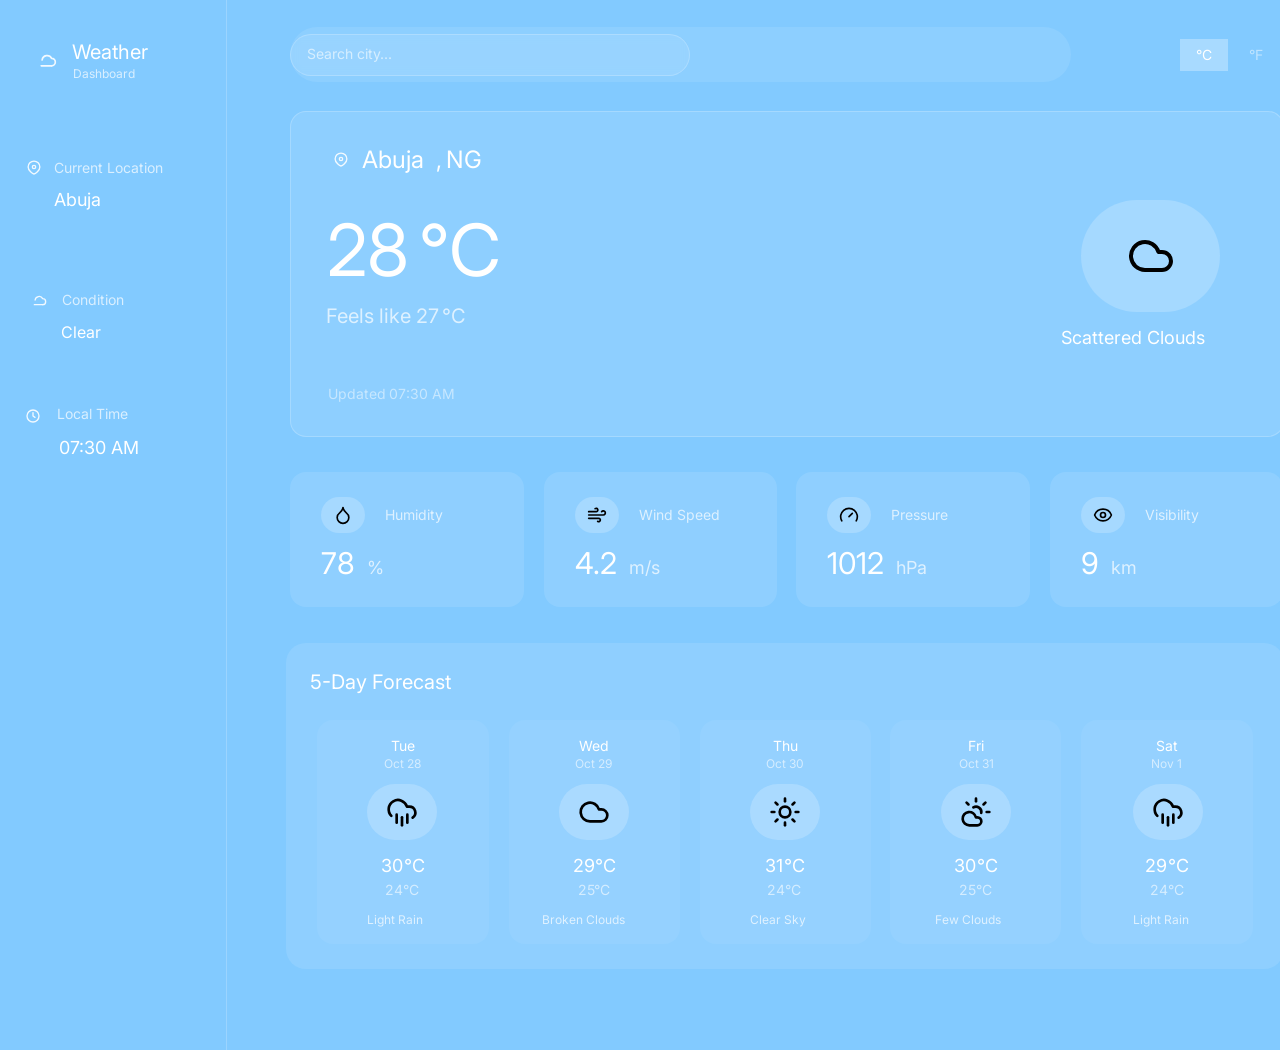
<file: index.html>
<!DOCTYPE html>
<html lang="en">
  <head>
    <meta charset="UTF-8" />
    <meta name="viewport" content="width=device-width, initial-scale=1.0" />
    <title>Weather Dashboard</title>
    <!-- Shared styles first -->
    <link rel="stylesheet" href="Style/shared.css" />
    <!-- Theme-specific styles -->
    <link rel="stylesheet" href="Style/day.css" />
    <link rel="stylesheet" href="Style/night.css" />
    <!-- Legacy base styles -->
    <link rel="stylesheet" href="style.css" />
  </head>
  <body>
    <!-- DAY THEME (Default)-->
     <div class="day-celsius" style="width: 1680px; height: 1050px; position: relative; background: #82CAFF; overflow: hidden">
  
  <!-- SEARCH BAR -->
  <div id="search-bar" class="search-bar" style="position: absolute; top: 34px; left: 290px; width: 400px; height: 42px; background: rgba(255, 255, 255, 0.10); border-radius: 21px; padding: 8px 16px; border: 1px rgba(255, 255, 255, 0.20) solid;">
    <input id="search-input" type="text" placeholder="Search city..." style="background: transparent; border: none; color: white; font-size: 14px; width: 100%; outline: none; font-family: Inter;" />
  </div>

  <div style="width: 994px; height: 326px; left: 290px; top: 111px; position: absolute; background: rgba(0, 0, 0, 0); border-radius: 21px">
    <div style="width: 994px; height: 326px; left: 0px; top: 0px; position: absolute">
      <div style="width: 994px; height: 326px; left: 0px; top: 0px; position: absolute; background: rgba(255, 255, 255, 0.10); border-radius: 16px; border: 1px rgba(255, 255, 255, 0.20) solid"></div>
    </div>
    <div style="width: 911.79px; height: 260px; left: 41.11px; top: 33px; position: absolute">
      <div style="width: 911.79px; height: 32px; left: 0px; top: 0px; position: absolute">
        <div style="width: 149.47px; height: 32px; left: 34.88px; top: 0px; position: absolute">
          <div id="city" style="width: 78.10px; left: -3.55px; top: 0px; position: absolute; color: white; font-size: 24px; font-family: Inter; font-weight: 400; line-height: 32px; word-wrap: break-word">Abuja</div>
          <div id="country" style="width: 43.20px; left: 80.40px; top: 0px; position: absolute; color: white; font-size: 24px; font-family: Inter; font-weight: 400; line-height: 32px; word-wrap: break-word">NG</div>
          <div style="width: 15.60px; left: 69.70px; top: 0px; position: absolute; color: white; font-size: 24px; font-family: Inter; font-weight: 400; line-height: 32px; word-wrap: break-word">,</div>
        </div>
        <div style="width: 20px; height: 20px; left: -0.11px; top: 6px; position: absolute; overflow: hidden; display: flex; align-items: center; justify-content: center;">
          <img src="assets/icons/sidebar/pin.svg" alt="Location" style="width: 16px; height: 16px; opacity: 0.9;" />
        </div>
      </div>
      <div style="width: 911.79px; height: 152px; left: 0px; top: 56px; position: absolute">
        <div style="width: 184.35px; height: 152px; left: 727.44px; top: 0px; position: absolute">
          <div style="width: 139.51px; height: 112px; left: 22.42px; top: 0px; position: absolute">
            <div style="width: 139.51px; height: 112px; left: 0px; top: 0px; position: absolute; background: rgba(255, 255, 255, 0.20); border-radius: 9999px"></div>
            <div class="condition-icon" style="width: 64px; height: 64px; left: 38px; top: 24px; position: absolute; display: flex; align-items: center; justify-content: center;">
              <img id="weather-icon" src="assets/icons/cloud.svg" alt="Weather icon" />
            </div>
          </div>
          <div style="width: 184.35px; height: 28px; left: 0px; top: 124px; position: absolute">
            <div style="width: 184.35px; height: 28px; left: 0px; top: 0px; position: absolute"></div>
            <div id="condition" style="width: 162.80px; left: -7.40px; top: 0px; position: absolute; color: white; font-size: 18px; font-family: Inter; font-weight: 400; text-transform: capitalize; line-height: 28px; word-wrap: break-word">Scattered clouds</div>
          </div>
        </div>
      </div>
      <div style="width: 911.79px; height: 20px; left: 0px; top: 240px; position: absolute">
        <div id="updated-time" style="width: 69.30px; left: 57.85px; top: 0px; position: absolute; color: rgba(255, 255, 255, 0.50); font-size: 14px; font-family: Inter; font-weight: 400; line-height: 20px; word-wrap: break-word">07:30 AM</div>
        <div style="width: 62.70px; left: -2.85px; top: 0px; position: absolute; color: rgba(255, 255, 255, 0.50); font-size: 14px; font-family: Inter; font-weight: 400; line-height: 20px; word-wrap: break-word">Updated</div>
      </div>
    </div>
  </div>
  <div style="width: 992px; height: 135px; left: 290px; top: 472px; position: absolute">
    <div class="stat-card" style="width: 233.70px; height: 135px; left: 0px; top: 0px; position: absolute; background: rgba(255, 255, 255, 0.10); border-radius: 16px">
      <div class="stat-card__content">
        <div class="stat-card__label">
          <span class="stat-card__icon">
            <img src="assets/icons/droplet.svg" alt="Humidity icon" />
          </span>
          <span class="stat-card__label-text">Humidity</span>
        </div>
        <div class="stat-card__value">
          <span id="humidity" class="stat-card__number">78</span>
          <span class="stat-card__unit">%</span>
        </div>
      </div>
    </div>
    <div class="stat-card" style="width: 233.70px; height: 135px; left: 505.94px; top: 0px; position: absolute; background: rgba(255, 255, 255, 0.10); border-radius: 16px">
      <div class="stat-card__content">
        <div class="stat-card__label">
          <span class="stat-card__icon">
            <img src="assets/icons/gauge.svg" alt="Pressure icon" />
          </span>
          <span class="stat-card__label-text">Pressure</span>
        </div>
        <div class="stat-card__value">
          <span id="pressure" class="stat-card__number">1012</span>
          <span class="stat-card__unit">hPa</span>
        </div>
      </div>
    </div>
    <div class="stat-card" style="width: 233.70px; height: 135px; left: 253.59px; top: 0px; position: absolute; background: rgba(255, 255, 255, 0.10); border-radius: 16px">
      <div class="stat-card__content">
        <div class="stat-card__label">
          <span class="stat-card__icon">
            <img src="assets/icons/wind.svg" alt="Wind speed icon" />
          </span>
          <span class="stat-card__label-text">Wind Speed</span>
        </div>
        <div class="stat-card__value">
          <span id="wind" class="stat-card__number">4.2</span>
          <span class="stat-card__unit">m/s</span>
        </div>
      </div>
    </div>
    <div class="stat-card" style="width: 233.70px; height: 135px; left: 759.54px; top: 0px; position: absolute; background: rgba(255, 255, 255, 0.10); border-radius: 16px">
      <div class="stat-card__content">
        <div class="stat-card__label">
          <span class="stat-card__icon">
            <img src="assets/icons/eye.svg" alt="Visibility icon" />
          </span>
          <span class="stat-card__label-text">Visibility</span>
        </div>
        <div class="stat-card__value">
          <span id="visibility" class="stat-card__number">9</span>
          <span class="stat-card__unit">km</span>
        </div>
      </div>
    </div>
  </div>
  <!-- FORECAST SECTION -->
  <section id="forecast" style="width: 998px; height: 326px; left: 286px; top: 643px; position: absolute; background: rgba(255, 255, 255, 0.10); border-radius: 20px">
    <div style="width: 998px; height: 326px; left: 0px; top: 0px; position: absolute; border-radius: 20px"></div>
    <div style="width: 935.47px; height: 28px; left: 31.27px; top: 25px; position: absolute">
      <div style="width: 163.90px; left: -7.45px; top: 0px; position: absolute; color: white; font-size: 20px; font-family: Inter; font-weight: 400; line-height: 28px; word-wrap: break-word">5-Day Forecast</div>
    </div>
    <div style="width: 935.47px; height: 224px; left: 31.27px; top: 77px; position: absolute">
      <div style="width: 171.34px; height: 224px; left: 0px; top: 0px; position: absolute; background: rgba(0, 0, 0, 0); border-radius: 20px">
        <div style="width: 171.34px; height: 224px; left: 0px; top: 0px; position: absolute; background: rgba(255, 255, 255, 0.05); border-radius: 16px"></div>
        <div style="width: 70.04px; height: 56px; left: 50.03px; top: 64px; position: absolute">
          <div style="width: 70.04px; height: 56px; left: 0px; top: 0px; position: absolute; background: rgba(255, 255, 255, 0.20); border-radius: 9999px"></div>
          <div style="width: 32px; height: 32px; left: 19px; top: 12px; position: absolute; overflow: hidden; display: flex; align-items: center; justify-content: center;">
            <img src="assets/icons/cloud-rain.svg" alt="Light rain icon" class="forecast-icon" />
          </div>
        </div>
        <div style="width: 56.28px; height: 48px; left: 57.53px; top: 132px; position: absolute">
          <div style="width: 45px; height: 20px; left: 5px; top: 28px; position: absolute">
            <div style="width: 20.40px; left: 4.30px; top: 0px; position: absolute; text-align: center; color: rgba(255, 255, 255, 0.60); font-size: 14px; font-family: Inter; font-weight: 400; line-height: 20px; word-wrap: break-word">24</div>
            <div style="width: 19.20px; left: 21.40px; top: 0px; position: absolute; text-align: center; color: rgba(255, 255, 255, 0.60); font-size: 14px; font-family: Inter; font-weight: 400; line-height: 20px; word-wrap: break-word">°C</div>
          </div>
          <div style="width: 45px; height: 28px; left: 5px; top: 0px; position: absolute">
            <div style="width: 28.80px; left: -2.40px; top: 0px; position: absolute; text-align: center; color: white; font-size: 18px; font-family: Inter; font-weight: 400; line-height: 28px; word-wrap: break-word">30</div>
            <div style="width: 25.20px; left: 21.90px; top: 0px; position: absolute; text-align: center; color: white; font-size: 18px; font-family: Inter; font-weight: 400; line-height: 28px; word-wrap: break-word">°C</div>
          </div>
        </div>
        <div style="width: 47.52px; height: 36px; left: 61.28px; top: 16px; position: absolute">
          <div style="width: 38px; height: 20px; left: 5px; top: 0px; position: absolute">
            <div style="width: 30px; left: 4.50px; top: 0px; position: absolute; text-align: center; color: white; font-size: 14px; font-family: Inter; font-weight: 400; line-height: 20px; word-wrap: break-word">Tue</div>
          </div>
          <div style="width: 38px; height: 16px; left: 5px; top: 20px; position: absolute">
            <div style="width: 45.60px; left: -3.80px; top: 0px; position: absolute; text-align: center; color: rgba(255, 255, 255, 0.60); font-size: 12px; font-family: Inter; font-weight: 400; line-height: 16px; word-wrap: break-word">Oct 28</div>
          </div>
        </div>
        <div style="width: 70.04px; height: 16px; left: 50.03px; top: 192px; position: absolute">
          <div style="width: 61.60px; left: -2.80px; top: 0px; position: absolute; text-align: center; color: rgba(255, 255, 255, 0.70); font-size: 12px; font-family: Inter; font-weight: 400; text-transform: capitalize; line-height: 16px; word-wrap: break-word">Light rain</div>
        </div>
      </div>
      <div style="width: 171.34px; height: 224px; left: 191.35px; top: 0px; position: absolute; background: rgba(0, 0, 0, 0); border-radius: 20px">
        <div style="width: 171.34px; height: 224px; left: 0px; top: 0px; position: absolute; background: rgba(255, 255, 255, 0.05); border-radius: 16px"></div>
        <div style="width: 70.04px; height: 56px; left: 50.03px; top: 64px; position: absolute">
          <div style="width: 70.04px; height: 56px; left: 0px; top: 0px; position: absolute; background: rgba(255, 255, 255, 0.20); border-radius: 9999px"></div>
          <div style="width: 32px; height: 32px; left: 19px; top: 12px; position: absolute; overflow: hidden; display: flex; align-items: center; justify-content: center;">
            <img src="assets/icons/cloud.svg" alt="Broken clouds icon" class="forecast-icon" />
          </div>
        </div>
        <div style="width: 55.03px; height: 48px; left: 57.53px; top: 132px; position: absolute">
          <div style="width: 55.03px; height: 48px; left: 0px; top: 0px; position: absolute"></div>
          <div style="width: 44px; height: 20px; left: 6px; top: 28px; position: absolute">
            <div style="width: 44px; height: 20px; left: 0px; top: 0px; position: absolute"></div>
            <div style="width: 20.40px; left: 4.30px; top: 0px; position: absolute; text-align: center; color: rgba(255, 255, 255, 0.60); font-size: 14px; font-family: Inter; font-weight: 400; line-height: 20px; word-wrap: break-word">25</div>
            <div style="width: 19.20px; left: 20.40px; top: 0px; position: absolute; text-align: center; color: rgba(255, 255, 255, 0.60); font-size: 14px; font-family: Inter; font-weight: 400; line-height: 20px; word-wrap: break-word">°C</div>
          </div>
          <div style="width: 44px; height: 28px; left: 6px; top: 0px; position: absolute">
            <div style="width: 44px; height: 28px; left: 0px; top: 0px; position: absolute"></div>
            <div style="width: 27.60px; left: -2.30px; top: 0px; position: absolute; text-align: center; color: white; font-size: 18px; font-family: Inter; font-weight: 400; line-height: 28px; word-wrap: break-word">29</div>
            <div style="width: 25.20px; left: 20.90px; top: 0px; position: absolute; text-align: center; color: white; font-size: 18px; font-family: Inter; font-weight: 400; line-height: 28px; word-wrap: break-word">°C</div>
          </div>
        </div>
        <div style="width: 47.52px; height: 36px; left: 61.28px; top: 16px; position: absolute">
          <div style="width: 47.52px; height: 36px; left: 0px; top: 0px; position: absolute"></div>
          <div style="width: 38px; height: 20px; left: 5px; top: 0px; position: absolute">
            <div style="width: 38px; height: 20px; left: 0px; top: 0px; position: absolute"></div>
            <div style="width: 37.20px; left: 0.90px; top: 0px; position: absolute; text-align: center; color: white; font-size: 14px; font-family: Inter; font-weight: 400; line-height: 20px; word-wrap: break-word">Wed</div>
          </div>
          <div style="width: 38px; height: 16px; left: 5px; top: 20px; position: absolute">
            <div style="width: 38px; height: 16px; left: 0px; top: 0px; position: absolute"></div>
            <div style="width: 45.60px; left: -3.80px; top: 0px; position: absolute; text-align: center; color: rgba(255, 255, 255, 0.60); font-size: 12px; font-family: Inter; font-weight: 400; line-height: 16px; word-wrap: break-word">Oct 29</div>
          </div>
        </div>
        <div style="width: 103.80px; height: 16px; left: 33.77px; top: 192px; position: absolute">
          <div style="width: 91.30px; left: -4.15px; top: 0px; position: absolute; text-align: center; color: rgba(255, 255, 255, 0.70); font-size: 12px; font-family: Inter; font-weight: 400; text-transform: capitalize; line-height: 16px; word-wrap: break-word">Broken clouds</div>
        </div>
      </div>
      <div style="width: 171.34px; height: 224px; left: 382.69px; top: 0px; position: absolute; background: rgba(0, 0, 0, 0); border-radius: 20px">
        <div style="width: 171.34px; height: 224px; left: 0px; top: 0px; position: absolute; background: rgba(255, 255, 255, 0.05); border-radius: 16px"></div>
        <div style="width: 70.04px; height: 56px; left: 50.03px; top: 64px; position: absolute">
          <div style="width: 70.04px; height: 56px; left: 0px; top: 0px; position: absolute; background: rgba(255, 255, 255, 0.20); border-radius: 9999px"></div>
          <div style="width: 32px; height: 32px; left: 19px; top: 12px; position: absolute; overflow: hidden; display: flex; align-items: center; justify-content: center;">
            <img src="assets/icons/sun.svg" alt="Clear sky icon" class="forecast-icon" />
          </div>
        </div>
        <div style="width: 51.28px; height: 48px; left: 60.03px; top: 132px; position: absolute">
          <div style="width: 51.28px; height: 48px; left: 0px; top: 0px; position: absolute"></div>
          <div style="width: 41px; height: 20px; left: 5px; top: 28px; position: absolute">
            <div style="width: 41px; height: 20px; left: 0px; top: 0px; position: absolute"></div>
            <div style="width: 20.40px; left: 1.30px; top: 0px; position: absolute; text-align: center; color: rgba(255, 255, 255, 0.60); font-size: 14px; font-family: Inter; font-weight: 400; line-height: 20px; word-wrap: break-word">24</div>
            <div style="width: 19.20px; left: 18.40px; top: 0px; position: absolute; text-align: center; color: rgba(255, 255, 255, 0.60); font-size: 14px; font-family: Inter; font-weight: 400; line-height: 20px; word-wrap: break-word">°C</div>
          </div>
          <div style="width: 41px; height: 28px; left: 5px; top: 0px; position: absolute">
            <div style="width: 41px; height: 28px; left: 0px; top: 0px; position: absolute"></div>
            <div style="width: 22.80px; left: -1.90px; top: 0px; position: absolute; text-align: center; color: white; font-size: 18px; font-family: Inter; font-weight: 400; line-height: 28px; word-wrap: break-word">31</div>
            <div style="width: 25.20px; left: 16.90px; top: 0px; position: absolute; text-align: center; color: white; font-size: 18px; font-family: Inter; font-weight: 400; line-height: 28px; word-wrap: break-word">°C</div>
          </div>
        </div>
        <div style="width: 67.53px; height: 16px; left: 51.28px; top: 192px; position: absolute">
          <div style="width: 67.53px; height: 16px; left: 0px; top: 0px; position: absolute"></div>
          <div style="width: 59.40px; left: -2.70px; top: 0px; position: absolute; text-align: center; color: rgba(255, 255, 255, 0.70); font-size: 12px; font-family: Inter; font-weight: 400; text-transform: capitalize; line-height: 16px; word-wrap: break-word">Clear sky</div>
        </div>
        <div style="width: 47.52px; height: 36px; left: 61.28px; top: 16px; position: absolute">
          <div style="width: 47.52px; height: 36px; left: 0px; top: 0px; position: absolute"></div>
          <div style="width: 38px; height: 20px; left: 5px; top: 0px; position: absolute">
            <div style="width: 38px; height: 20px; left: 0px; top: 0px; position: absolute"></div>
            <div style="width: 31.20px; left: 3.40px; top: 0px; position: absolute; text-align: center; color: white; font-size: 14px; font-family: Inter; font-weight: 400; line-height: 20px; word-wrap: break-word">Thu</div>
          </div>
          <div style="width: 38px; height: 16px; left: 5px; top: 20px; position: absolute">
            <div style="width: 38px; height: 16px; left: 0px; top: 0px; position: absolute"></div>
            <div style="width: 45.60px; left: -3.80px; top: 0px; position: absolute; text-align: center; color: rgba(255, 255, 255, 0.60); font-size: 12px; font-family: Inter; font-weight: 400; line-height: 16px; word-wrap: break-word">Oct 30</div>
          </div>
        </div>
      </div>
      <div style="width: 171.34px; height: 224px; left: 572.79px; top: 0px; position: absolute; background: rgba(0, 0, 0, 0); border-radius: 20px">
        <div style="width: 171.34px; height: 224px; left: 0px; top: 0px; position: absolute; background: rgba(255, 255, 255, 0.05); border-radius: 16px"></div>
        <div style="width: 70.04px; height: 56px; left: 51.28px; top: 64px; position: absolute">
          <div style="width: 70.04px; height: 56px; left: 0px; top: 0px; position: absolute; background: rgba(255, 255, 255, 0.20); border-radius: 9999px"></div>
          <div style="width: 32px; height: 32px; left: 19px; top: 12px; position: absolute; overflow: hidden; display: flex; align-items: center; justify-content: center;">
            <img src="assets/icons/cloud-sun.svg" alt="Few clouds icon" class="forecast-icon" />
          </div>
        </div>
        <div style="width: 56.28px; height: 48px; left: 57.53px; top: 132px; position: absolute">
          <div style="width: 45px; height: 20px; left: 5px; top: 28px; position: absolute">
            <div style="width: 19.20px; left: 21.40px; top: 0px; position: absolute; text-align: center; color: rgba(255, 255, 255, 0.60); font-size: 14px; font-family: Inter; font-weight: 400; line-height: 20px; word-wrap: break-word">°C</div>
            <div style="width: 20.40px; left: 4.30px; top: 0px; position: absolute; text-align: center; color: rgba(255, 255, 255, 0.60); font-size: 14px; font-family: Inter; font-weight: 400; line-height: 20px; word-wrap: break-word">25</div>
          </div>
          <div style="width: 45px; height: 28px; left: 5px; top: 0px; position: absolute">
            <div style="width: 45px; height: 28px; left: 0px; top: 0px; position: absolute"></div>
            <div style="width: 25.20px; left: 21.90px; top: 0px; position: absolute; text-align: center; color: white; font-size: 18px; font-family: Inter; font-weight: 400; line-height: 28px; word-wrap: break-word">°C</div>
            <div style="width: 28.80px; left: -2.40px; top: 0px; position: absolute; text-align: center; color: white; font-size: 18px; font-family: Inter; font-weight: 400; line-height: 28px; word-wrap: break-word">30</div>
          </div>
        </div>
        <div style="width: 45.02px; height: 36px; left: 63.78px; top: 16px; position: absolute">
          <div style="width: 45.02px; height: 36px; left: 0px; top: 0px; position: absolute"></div>
          <div style="width: 36px; height: 20px; left: 5px; top: 0px; position: absolute">
            <div style="width: 36px; height: 20px; left: 0px; top: 0px; position: absolute"></div>
            <div style="width: 20.40px; left: 7.30px; top: 0px; position: absolute; text-align: center; color: white; font-size: 14px; font-family: Inter; font-weight: 400; line-height: 20px; word-wrap: break-word">Fri</div>
          </div>
          <div style="width: 36px; height: 16px; left: 5px; top: 20px; position: absolute">
            <div style="width: 36px; height: 16px; left: 0px; top: 0px; position: absolute"></div>
            <div style="width: 43.20px; left: -3.60px; top: 0px; position: absolute; text-align: center; color: rgba(255, 255, 255, 0.60); font-size: 12px; font-family: Inter; font-weight: 400; line-height: 16px; word-wrap: break-word">Oct 31</div>
          </div>
        </div>
        <div style="width: 82.54px; height: 16px; left: 45.02px; top: 192px; position: absolute">
          <div style="width: 82.54px; height: 16px; left: 0px; top: 0px; position: absolute"></div>
          <div style="width: 72.60px; left: -3.30px; top: 0px; position: absolute; text-align: center; color: rgba(255, 255, 255, 0.70); font-size: 12px; font-family: Inter; font-weight: 400; text-transform: capitalize; line-height: 16px; word-wrap: break-word">Few clouds</div>
        </div>
      </div>
      <div style="width: 171.34px; height: 224px; left: 764.13px; top: 0px; position: absolute; background: rgba(0, 0, 0, 0); border-radius: 20px">
        <div style="width: 171.34px; height: 224px; left: 0px; top: 0px; position: absolute; background: rgba(255, 255, 255, 0.05); border-radius: 16px"></div>
        <div style="width: 70.04px; height: 56px; left: 51.28px; top: 64px; position: absolute">
          <div style="width: 70.04px; height: 56px; left: 0px; top: 0px; position: absolute; background: rgba(255, 255, 255, 0.20); border-radius: 9999px"></div>
          <div style="width: 32px; height: 32px; left: 19px; top: 12px; position: absolute; overflow: hidden; display: flex; align-items: center; justify-content: center;">
            <img src="assets/icons/cloud-rain.svg" alt="Light rain icon" class="forecast-icon" />
          </div>
        </div>
        <div style="width: 55.03px; height: 48px; left: 57.53px; top: 132px; position: absolute">
          <div style="width: 55.03px; height: 48px; left: 0px; top: 0px; position: absolute"></div>
          <div style="width: 44px; height: 20px; left: 6px; top: 28px; position: absolute">
            <div style="width: 44px; height: 20px; left: 0px; top: 0px; position: absolute"></div>
            <div style="width: 20.40px; left: 4.30px; top: 0px; position: absolute; text-align: center; color: rgba(255, 255, 255, 0.60); font-size: 14px; font-family: Inter; font-weight: 400; line-height: 20px; word-wrap: break-word">24</div>
            <div style="width: 19.20px; left: 21.40px; top: 0px; position: absolute; text-align: center; color: rgba(255, 255, 255, 0.60); font-size: 14px; font-family: Inter; font-weight: 400; line-height: 20px; word-wrap: break-word">°C</div>
          </div>
          <div style="width: 44px; height: 28px; left: 6px; top: 0px; position: absolute">
            <div style="width: 44px; height: 28px; left: 0px; top: 0px; position: absolute"></div>
            <div style="width: 27.60px; left: -2.30px; top: 0px; position: absolute; text-align: center; color: white; font-size: 18px; font-family: Inter; font-weight: 400; line-height: 28px; word-wrap: break-word">29</div>
            <div style="width: 25.20px; left: 20.90px; top: 0px; position: absolute; text-align: center; color: white; font-size: 18px; font-family: Inter; font-weight: 400; line-height: 28px; word-wrap: break-word">°C</div>
          </div>
        </div>
        <div style="width: 38.77px; height: 36px; left: 66.28px; top: 16px; position: absolute">
          <div style="width: 38.77px; height: 36px; left: 0px; top: 0px; position: absolute"></div>
          <div style="width: 31px; height: 20px; left: 3px; top: 0px; position: absolute">
            <div style="width: 26.40px; left: 2.80px; top: 0px; position: absolute; text-align: center; color: white; font-size: 14px; font-family: Inter; font-weight: 400; line-height: 20px; word-wrap: break-word">Sat</div>
          </div>
          <div style="width: 31px; height: 16px; left: 3px; top: 20px; position: absolute">
            <div style="width: 37.20px; left: -3.10px; top: 0px; position: absolute; text-align: center; color: rgba(255, 255, 255, 0.60); font-size: 12px; font-family: Inter; font-weight: 400; line-height: 16px; word-wrap: break-word">Nov 1</div>
          </div>
        </div>
        <div style="width: 70.04px; height: 16px; left: 51.28px; top: 192px; position: absolute">
          <div style="width: 70.04px; height: 16px; left: 0px; top: 0px; position: absolute"></div>
          <div style="width: 61.60px; left: -2.80px; top: 0px; position: absolute; text-align: center; color: rgba(255, 255, 255, 0.70); font-size: 12px; font-family: Inter; font-weight: 400; text-transform: capitalize; line-height: 16px; word-wrap: break-word">Light rain</div>
        </div>
      </div>
    </div>
  </section>
  <div style="width: 220.47px; height: 108px; left: 331.11px; top: 222px; position: absolute">
    <div style="width: 220.47px; height: 28px; left: 0px; top: 80px; position: absolute">
      <div id="feels-like" style="width: 25.20px; left: 84.89px; top: 0px; position: absolute; color: rgba(255, 255, 255, 0.70); font-size: 20px; font-family: Inter; font-weight: 400; line-height: 28px; word-wrap: break-word">27</div>
      <div style="width: 102.30px; left: -4.65px; top: 0px; position: absolute; color: rgba(255, 255, 255, 0.70); font-size: 20px; font-family: Inter; font-weight: 400; line-height: 28px; word-wrap: break-word">Feels like</div>
      <div style="width: 28.80px; left: 110.60px; top: 0px; position: absolute; color: rgba(255, 255, 255, 0.70); font-size: 20px; font-family: Inter; font-weight: 400; line-height: 28px; word-wrap: break-word">°C</div>
    </div>
    <div style="width: 220.47px; height: 72px; left: 0px; top: 0px; position: absolute">
      <div style="width: 93.50px; left: 87.75px; top: -8px; position: absolute; color: white; font-size: 72px; font-family: Inter; font-weight: 400; line-height: 72px; word-wrap: break-word">°C</div>
      <div id="temperature" style="width: 101.20px; left: -4.60px; top: -8px; position: absolute; color: white; font-size: 72px; font-family: Inter; font-weight: 400; line-height: 72px; word-wrap: break-word">28</div>
    </div>
  </div>
  <div style="width: 109px; height: 42px; left: 1175px; top: 34px; position: absolute; background: rgba(0, 0, 0, 0); border-radius: 17px">
    <div id="celsius-btn" style="width: 48px; height: 32px; left: 5px; top: 5px; position: absolute; cursor: pointer;">
      <div style="width: 19.20px; left: 14.40px; top: 6px; position: absolute; text-align: center; color: white; font-size: 14px; font-family: Inter; font-weight: 400; line-height: 20px; word-wrap: break-word">°C</div>
    </div>
    <div id="fahrenheit-btn" style="width: 47px; height: 32px; left: 57px; top: 5px; position: absolute; cursor: pointer;">
      <div style="width: 18px; left: 14.50px; top: 6px; position: absolute; text-align: center; color: rgba(255, 255, 255, 0.70); font-size: 14px; font-family: Inter; font-weight: 400; line-height: 20px; word-wrap: break-word">°F</div>
    </div>
  </div>
  <div style="width: 55.31px; height: 781.27px; left: 1071.27px; top: 27px; position: absolute; transform: rotate(90deg); transform-origin: top left; background: rgba(255, 255, 255, 0.09); border-radius: 36px"></div>
  <div style="width: 226px; height: 982px; left: 0px; top: 0px; position: absolute">
    <div style="width: 0.99px; height: 1534px; left: 226px; top: 0px; position: absolute; background: rgba(255, 255, 255, 0.20)"></div>
    <div style="width: 226px; height: 923px; left: 0px; top: 0px; position: absolute">
      <div style="width: 226px; height: 923px; left: 0px; top: 0px; position: absolute"></div>
      <div style="width: 182.74px; height: 44px; left: 29.74px; top: 38px; position: absolute">
        <div style="width: 182.74px; height: 44px; left: 0px; top: 0px; position: absolute">
          <div style="width: 35.31px; height: 40px; left: 0px; top: 2px; position: absolute; display: flex; align-items: center; justify-content: center;">
            <img src="assets/icons/sidebar/cloud.svg" alt="Weather" style="width: 20px; height: 20px; opacity: 0.9;" />
          </div>
          <div style="width: 73.27px; height: 44px; left: 45.91px; top: 0px; position: absolute">
            <div style="width: 73.27px; height: 16px; left: 0px; top: 28px; position: absolute">
              <div style="width: 68.20px; left: -3.10px; top: 0px; position: absolute; color: rgba(255, 255, 255, 0.70); font-size: 12px; font-family: Inter; font-weight: 400; line-height: 16px; word-wrap: break-word">Dashboard</div>
            </div>
            <div style="width: 73.27px; height: 28px; left: 0px; top: 0px; position: absolute">
              <div style="width: 91.30px; left: -4.15px; top: 0px; position: absolute; color: white; font-size: 20px; font-family: Inter; font-weight: 400; line-height: 28px; word-wrap: break-word">Weather</div>
            </div>
          </div>
        </div>
      </div>
      <div style="width: 182.74px; height: 56px; left: 43.61px; top: 290px; position: absolute">
        <div style="width: 182.74px; height: 28px; left: 0px; top: 28px; position: absolute">
          <div id="side-condition" style="width: 55.20px; left: 17.62px; top: 0px; position: absolute; color: white; font-size: 16px; font-family: Inter; font-weight: 400; line-height: 28px; word-wrap: break-word">Clear</div>
        </div>
        <div style="width: 182.74px; height: 20px; left: 0px; top: 0px; position: absolute">
          <div style="width: 16px; height: 16px; left: -13px; top: 2px; position: absolute; overflow: hidden; display: flex; align-items: center; justify-content: center;">
            <img src="assets/icons/sidebar/cloud.svg" alt="Condition" style="width: 16px; height: 16px; object-fit: contain; opacity: 0.9;" />
          </div>
          <div style="width: 56.50px; height: 20px; left: 21.19px; top: 0px; position: absolute">
            <div style="width: 70.40px; left: -3.20px; top: 0px; position: absolute; color: rgba(255, 255, 255, 0.70); font-size: 14px; font-family: Inter; font-weight: 400; line-height: 20px; word-wrap: break-word">Condition</div>
          </div>
        </div>
      </div>
      <div style="width: 182.74px; height: 56px; left: 26.76px; top: 406px; position: absolute">
        <div style="width: 182.74px; height: 20px; left: 0px; top: 0px; position: absolute">
          <div style="width: 64.45px; height: 20px; left: 34.32px; top: -2px; position: absolute">
            <div style="width: 80.30px; left: -3.65px; top: 0px; position: absolute; color: rgba(255, 255, 255, 0.70); font-size: 14px; font-family: Inter; font-weight: 400; line-height: 20px; word-wrap: break-word">Local Time</div>
          </div>
          <div style="width: 16px; height: 16px; left: -1.38px; top: 2px; position: absolute; overflow: hidden; display: flex; align-items: center; justify-content: center;">
            <img src="assets/icons/sidebar/clock.svg" alt="Local time" style="width: 16px; height: 16px; object-fit: contain; opacity: 0.9;" />
          </div>
        </div>
        <div style="width: 182.74px; height: 28px; left: 14.50px; top: 28px; position: absolute">
          <div id="local-time" style="width: 91.30px; left: 17.62px; top: 0px; position: absolute; color: white; font-size: 18px; font-family: Inter; font-weight: 400; line-height: 28px; word-wrap: break-word">07:30 AM</div>
        </div>
      </div>
      <div style="width: 182.74px; height: 56px; left: 38.66px; top: 158px; position: absolute">
        <div style="width: 182.74px; height: 20px; left: 0px; top: 0px; position: absolute">
          <div style="width: 97.99px; height: 20px; left: 21.19px; top: 0px; position: absolute">
            <div style="width: 122.10px; left: -5.55px; top: 0px; position: absolute; color: rgba(255, 255, 255, 0.70); font-size: 14px; font-family: Inter; font-weight: 400; line-height: 20px; word-wrap: break-word">Current Location</div>
          </div>
          <div style="width: 16px; height: 16px; left: -13px; top: 2px; position: absolute; overflow: hidden; display: flex; align-items: center; justify-content: center;">
            <img src="assets/icons/sidebar/pin.svg" alt="Location" style="width: 16px; height: 16px; object-fit: contain; opacity: 0.9;" />
          </div>
        </div>
        <div style="width: 182.74px; height: 28px; left: 0px; top: 28px; position: absolute">
          <div style="width: 58.30px; left: 15.62px; top: 0px; position: absolute; color: white; font-size: 18px; font-family: Inter; font-weight: 400; line-height: 28px; word-wrap: break-word">Abuja</div>
        </div>
      </div>
    </div>
  </div>
</div>

  <!-- Main Application Script -->
  <script type="module" src="js/script.js"></script>
  </body>
</html>
</file>
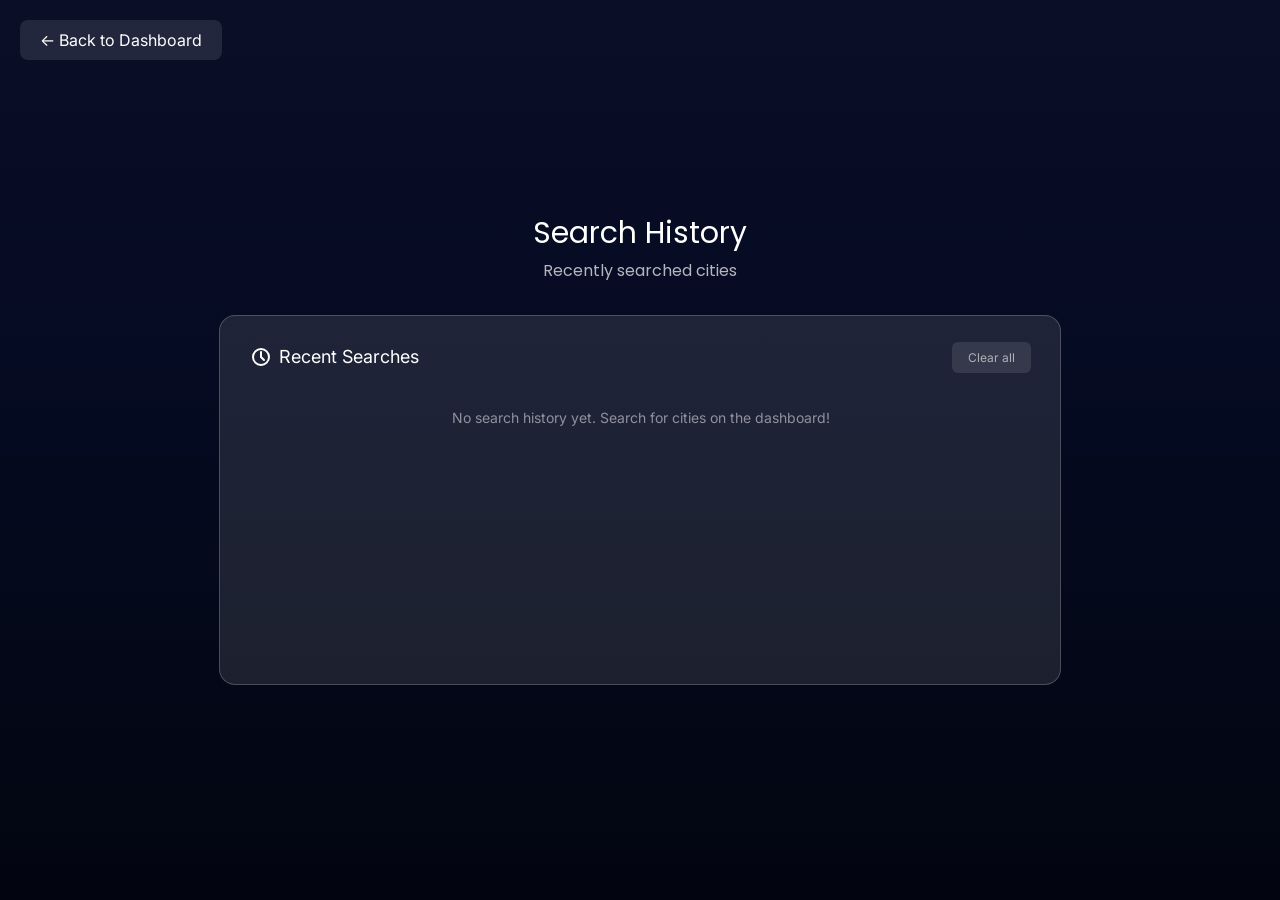
<file: Pages/history.html>
<!DOCTYPE html>
<html lang="en">
<head>
  <meta charset="UTF-8">
  <meta name="viewport" content="width=device-width, initial-scale=1.0">
  <title>Search History - Weather Dashboard</title>
  <link rel="stylesheet" href="../Style/shared.css">
  <link rel="stylesheet" href="../Style/day.css">
  <link rel="stylesheet" href="../Style/night.css">
  <style>
    body {
      display: flex;
      justify-content: center;
      align-items: center;
      min-height: 100vh;
      margin: 0;
      padding: 20px;
    }
    
    .history-container {
      width: 841.81px;
      height: 470px;
      position: relative;
    }
    
    .history-header {
      width: 100%;
      height: 68px;
      position: absolute;
      top: 0;
      left: 0;
    }
    
    .history-title {
      width: 238.70px;
      position: absolute;
      left: 301.28px;
      top: 0;
      text-align: center;
      color: white;
      font-size: 30px;
      font-family: Poppins, sans-serif;
      font-weight: 400;
      line-height: 36px;
    }
    
    .history-subtitle {
      width: 203.50px;
      position: absolute;
      left: 319.28px;
      top: 44px;
      text-align: center;
      color: rgba(255, 255, 255, 0.70);
      font-size: 16px;
      font-family: Poppins, sans-serif;
      font-weight: 400;
      line-height: 24px;
    }
    
    .history-content {
      width: 100%;
      height: 370px;
      position: absolute;
      top: 100px;
      left: 0;
      background: rgba(255, 255, 255, 0.10);
      border-radius: 16px;
      border: 1px rgba(255, 255, 255, 0.20) solid;
    }
    
    .history-toolbar {
      width: 779.17px;
      height: 32px;
      position: absolute;
      left: 31.32px;
      top: 25px;
      display: flex;
      justify-content: space-between;
      align-items: center;
    }
    
    .history-toolbar-title {
      display: flex;
      align-items: center;
      gap: 8px;
    }
    
    .history-toolbar-title h3 {
      color: white;
      font-size: 18px;
      font-family: Inter, sans-serif;
      font-weight: 400;
      line-height: 28px;
      margin: 0;
    }
    
    .clear-all-btn {
      padding: 8px 16px;
      background: rgba(255, 255, 255, 0.1);
      border-radius: 6px;
      cursor: pointer;
      transition: background 0.3s;
      border: none;
      color: rgba(255, 255, 255, 0.60);
      font-size: 12px;
      font-family: Inter, sans-serif;
      font-weight: 400;
    }
    
    .clear-all-btn:hover {
      background: rgba(255, 255, 255, 0.2);
    }
    
    .history-list {
      width: 779.17px;
      height: 272px;
      position: absolute;
      left: 31.32px;
      top: 73px;
      display: flex;
      flex-direction: column;
      gap: 8px;
      overflow-y: auto;
    }
    
    .history-item {
      width: 100%;
      height: 48px;
      background: rgba(255, 255, 255, 0.05);
      border-radius: 12px;
      display: flex;
      align-items: center;
      justify-content: space-between;
      padding: 0 15px;
      cursor: pointer;
      transition: background 0.3s;
    }
    
    .history-item:hover {
      background: rgba(255, 255, 255, 0.1);
    }
    
    .history-item-name {
      color: white;
      font-size: 16px;
      font-family: Inter, sans-serif;
      font-weight: 400;
      line-height: 24px;
    }
    
    .delete-btn {
      width: 30px;
      height: 24px;
      background: transparent;
      border-radius: 6px;
      border: none;
      cursor: pointer;
      color: rgba(255, 255, 255, 0.6);
      font-size: 18px;
      display: flex;
      align-items: center;
      justify-content: center;
      transition: all 0.3s;
    }
    
    .delete-btn:hover {
      background: rgba(255, 0, 0, 0.2);
      color: white;
    }
    
    .back-btn {
      position: absolute;
      top: 20px;
      left: 20px;
      padding: 10px 20px;
      background: rgba(255, 255, 255, 0.1);
      border-radius: 8px;
      color: white;
      text-decoration: none;
      font-family: Inter, sans-serif;
      transition: background 0.3s;
    }
    
    .back-btn:hover {
      background: rgba(255, 255, 255, 0.2);
    }
    
    .empty-message {
      width: 100%;
      text-align: center;
      color: rgba(255, 255, 255, 0.5);
      font-family: Inter, sans-serif;
      font-size: 14px;
      padding: 20px;
    }
  </style>
</head>
<body class="day-celsius">
  <a href="../index.html" class="back-btn">← Back to Dashboard</a>
  
  <div class="history-container">
    <div class="history-header">
      <div class="history-title">Search History</div>
      <div class="history-subtitle">Recently searched cities</div>
    </div>
    
    <div class="history-content">
      <div class="history-toolbar">
        <div class="history-toolbar-title">
          <svg width="20" height="20" viewBox="0 0 20 20" fill="none">
            <circle cx="10" cy="10" r="8" stroke="white" stroke-width="2"/>
            <path d="M10 5V10L13 13" stroke="white" stroke-width="2" stroke-linecap="round"/>
          </svg>
          <h3>Recent Searches</h3>
        </div>
        <button class="clear-all-btn" id="clear-all-btn">Clear all</button>
      </div>
      
      <div class="history-list" id="history-list">
        <!-- History items will be dynamically inserted here -->
      </div>
    </div>
  </div>
  
  <script type="module">
    import { getSearchHistory, clearSearchHistory, removeFromSearchHistory } from '../js/app.js';
    import { applyTheme } from '../js/ui.js';
    
    // Apply theme
    const hour = new Date().getHours();
    const theme = (hour >= 6 && hour < 18) ? 'day' : 'night';
    applyTheme(theme);
    
    // Render history
    function renderHistory() {
      const historyList = document.getElementById('history-list');
      const history = getSearchHistory();
      
      historyList.innerHTML = '';
      
      if (history.length === 0) {
        historyList.innerHTML = '<div class="empty-message">No search history yet. Search for cities on the dashboard!</div>';
        return;
      }
      
      history.forEach(city => {
        const item = document.createElement('div');
        item.className = 'history-item';
        
        const cityName = document.createElement('div');
        cityName.className = 'history-item-name';
        cityName.textContent = city;
        
        const deleteBtn = document.createElement('button');
        deleteBtn.className = 'delete-btn';
        deleteBtn.innerHTML = '×';
        deleteBtn.title = 'Remove from history';
        
        // Click on city name to view weather
        cityName.addEventListener('click', () => {
          window.location.href = `../index.html?city=${encodeURIComponent(city)}`;
        });
        
        // Click delete button to remove from history
        deleteBtn.addEventListener('click', (e) => {
          e.stopPropagation();
          removeFromSearchHistory(city);
          renderHistory();
        });
        
        item.appendChild(cityName);
        item.appendChild(deleteBtn);
        historyList.appendChild(item);
      });
    }
    
    // Clear all button handler
    document.getElementById('clear-all-btn').addEventListener('click', () => {
      if (confirm('Are you sure you want to clear all search history?')) {
        clearSearchHistory();
        renderHistory();
      }
    });
    
    // Initial render
    renderHistory();
  </script>
</body>
</html>
</file>
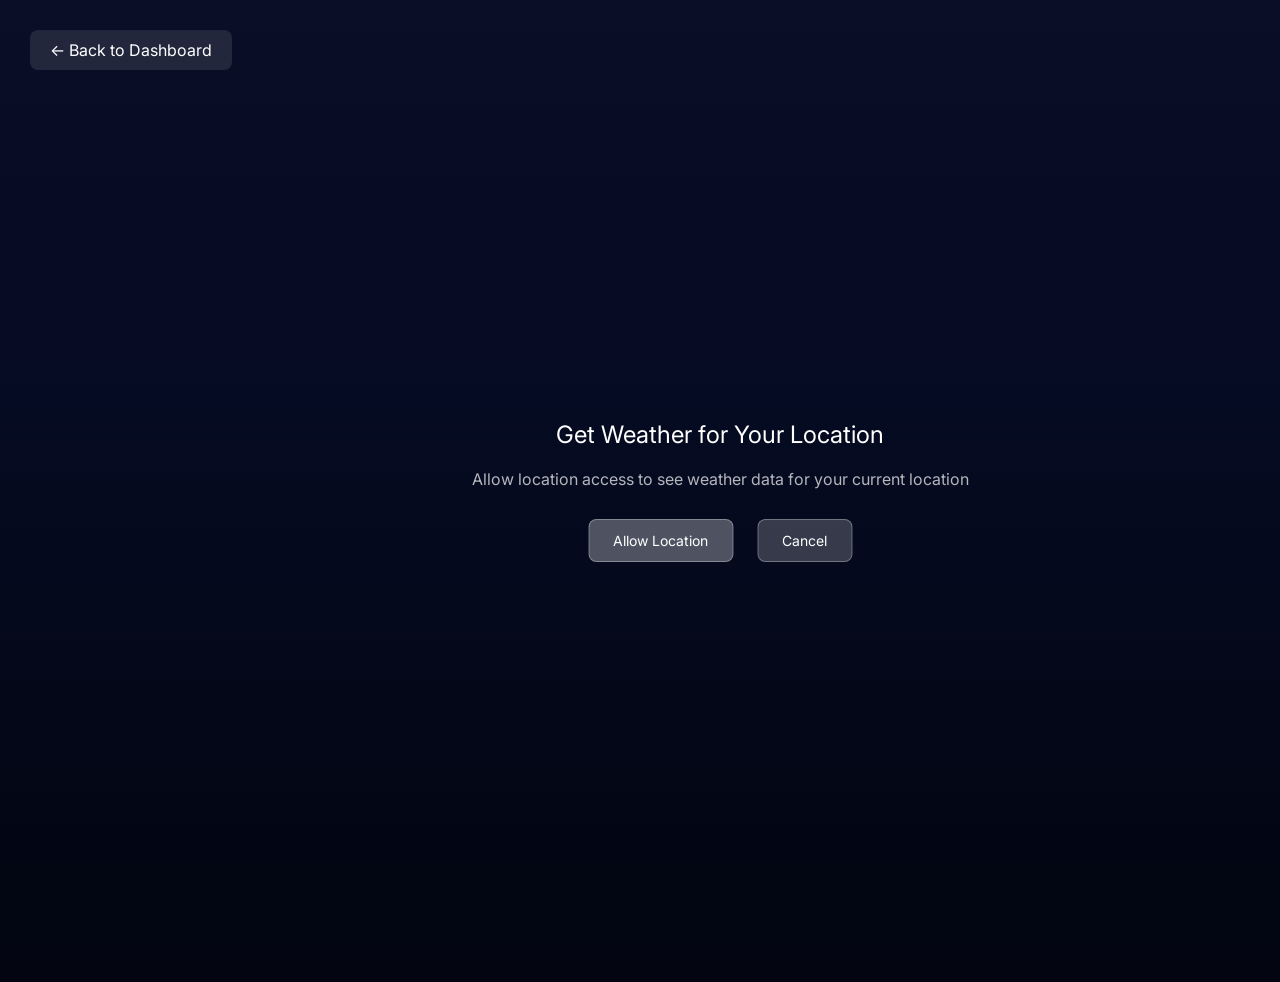
<file: Pages/location.html>
<!DOCTYPE html>
<html lang="en">
<head>
  <meta charset="UTF-8">
  <meta name="viewport" content="width=device-width, initial-scale=1.0">
  <title>Your Location Weather - Weather Dashboard</title>
  <link rel="stylesheet" href="../Style/shared.css">
  <link rel="stylesheet" href="../Style/day.css">
  <link rel="stylesheet" href="../Style/night.css">
  <link rel="stylesheet" href="../Style/style.css">
  <style>
    .location-message {
      position: absolute;
      top: 50%;
      left: 50%;
      transform: translate(-50%, -50%);
      text-align: center;
      color: white;
      font-family: Inter, sans-serif;
      z-index: 100;
    }
    
    .location-message h2 {
      font-size: 24px;
      margin-bottom: 20px;
      font-weight: 400;
    }
    
    .location-message p {
      font-size: 16px;
      color: rgba(255, 255, 255, 0.7);
      margin-bottom: 30px;
    }
    
    .location-btn {
      padding: 12px 24px;
      background: rgba(255, 255, 255, 0.2);
      border: 1px solid rgba(255, 255, 255, 0.3);
      border-radius: 8px;
      color: white;
      font-size: 14px;
      font-family: Inter, sans-serif;
      cursor: pointer;
      transition: all 0.3s;
      margin: 0 10px;
    }
    
    .location-btn:hover {
      background: rgba(255, 255, 255, 0.3);
    }
    
    .location-btn.primary {
      background: rgba(255, 255, 255, 0.3);
    }
    
    .loading-spinner {
      width: 50px;
      height: 50px;
      border: 4px solid rgba(255, 255, 255, 0.3);
      border-top: 4px solid white;
      border-radius: 50%;
      animation: spin 1s linear infinite;
      margin: 20px auto;
    }
    
    @keyframes spin {
      0% { transform: rotate(0deg); }
      100% { transform: rotate(360deg); }
    }
    
    .hidden {
      display: none;
    }
    
    .back-link {
      position: absolute;
      top: 30px;
      left: 30px;
      padding: 10px 20px;
      background: rgba(255, 255, 255, 0.1);
      border-radius: 8px;
      color: white;
      text-decoration: none;
      font-family: Inter, sans-serif;
      transition: background 0.3s;
      z-index: 100;
    }
    
    .back-link:hover {
      background: rgba(255, 255, 255, 0.2);
    }
  </style>
</head>
<body class="day-celsius">
  <a href="../index.html" class="back-link">← Back to Dashboard</a>
  
  <!-- Location Request Message -->
  <div class="location-message" id="location-request">
    <h2>Get Weather for Your Location</h2>
    <p>Allow location access to see weather data for your current location</p>
    <button class="location-btn primary" id="request-location-btn">Allow Location</button>
    <button class="location-btn" onclick="window.location.href='../index.html'">Cancel</button>
  </div>
  
  <!-- Loading State -->
  <div class="location-message hidden" id="loading-state">
    <div class="loading-spinner"></div>
    <p>Getting your location...</p>
  </div>
  
  <!-- Error State -->
  <div class="location-message hidden" id="error-state">
    <h2>Location Access Denied</h2>
    <p id="error-message">Unable to access your location. Please enable location services.</p>
    <button class="location-btn" onclick="window.location.href='../index.html'">Back to Dashboard</button>
  </div>
  
  <!-- Weather Content (hidden initially) -->
  <div class="day-celsius" id="weather-content" style="width: 1680px; height: 1050px; position: relative; overflow: hidden; display: none;">
    <!-- Simplified weather display for location page -->
    <div style="position: absolute; top: 200px; left: 50%; transform: translateX(-50%); text-align: center; color: white;">
      <div id="location-city" style="font-size: 48px; font-family: Inter; margin-bottom: 20px;"></div>
      <div id="location-temp" style="font-size: 72px; font-family: Inter; margin-bottom: 20px;">--°</div>
      <div id="location-condition" style="font-size: 24px; font-family: Inter; opacity: 0.8; margin-bottom: 40px;"></div>
      
      <div style="display: flex; gap: 40px; justify-content: center; margin-top: 40px;">
        <div style="text-align: center;">
          <div style="font-size: 14px; opacity: 0.7; margin-bottom: 8px;">Humidity</div>
          <div id="location-humidity" style="font-size: 24px;">--%</div>
        </div>
        <div style="text-align: center;">
          <div style="font-size: 14px; opacity: 0.7; margin-bottom: 8px;">Wind Speed</div>
          <div id="location-wind" style="font-size: 24px;">-- m/s</div>
        </div>
        <div style="text-align: center;">
          <div style="font-size: 14px; opacity: 0.7; margin-bottom: 8px;">Pressure</div>
          <div id="location-pressure" style="font-size: 24px;">-- hPa</div>
        </div>
      </div>
    </div>
  </div>
  
  <script type="module">
    import { fetchWeatherByCoords, detectDayNight } from '../js/app.js';
    import { applyTheme } from '../js/ui.js';
    
    const locationRequest = document.getElementById('location-request');
    const loadingState = document.getElementById('loading-state');
    const errorState = document.getElementById('error-state');
    const weatherContent = document.getElementById('weather-content');
    const errorMessage = document.getElementById('error-message');
    
    // Apply initial theme to body
    const hour = new Date().getHours();
    const initialTheme = (hour >= 6 && hour < 18) ? 'day' : 'night';
    document.body.className = initialTheme === 'day' ? 'day-celsius' : 'night-celsius';
    applyTheme(initialTheme);
    
    // Request location button handler
    document.getElementById('request-location-btn').addEventListener('click', requestLocation);
    
    function requestLocation() {
      if (!navigator.geolocation) {
        showError('Geolocation is not supported by your browser');
        return;
      }
      
      // Show loading state
      locationRequest.classList.add('hidden');
      loadingState.classList.remove('hidden');
      
      navigator.geolocation.getCurrentPosition(
        handleLocationSuccess,
        handleLocationError,
        {
          enableHighAccuracy: true,
          timeout: 10000,
          maximumAge: 0
        }
      );
    }
    
    async function handleLocationSuccess(position) {
      try {
        const { latitude, longitude } = position.coords;
        
        // Fetch weather data
        const weatherData = await fetchWeatherByCoords(latitude, longitude);
        
        // Apply theme based on weather data
        const theme = detectDayNight(weatherData);
        applyTheme(theme);
        
        // Display weather data
        displayWeather(weatherData);
        
        // Hide loading and show content
        loadingState.classList.add('hidden');
        weatherContent.style.display = 'block';
        
      } catch (error) {
        console.error('Error fetching weather:', error);
        showError('Unable to fetch weather data for your location');
      }
    }
    
    function handleLocationError(error) {
      console.error('Geolocation error:', error);
      
      let message = 'Unable to access your location.';
      
      switch(error.code) {
        case error.PERMISSION_DENIED:
          message = 'Location access denied. Please enable location services in your browser settings.';
          break;
        case error.POSITION_UNAVAILABLE:
          message = 'Location information is unavailable.';
          break;
        case error.TIMEOUT:
          message = 'Location request timed out. Please try again.';
          break;
      }
      
      showError(message);
    }
    
    function showError(message) {
      locationRequest.classList.add('hidden');
      loadingState.classList.add('hidden');
      errorMessage.textContent = message;
      errorState.classList.remove('hidden');
    }
    
    function displayWeather(data) {
      document.getElementById('location-city').textContent = `${data.name}, ${data.sys.country}`;
      document.getElementById('location-temp').textContent = `${Math.round(data.main.temp)}°C`;
      document.getElementById('location-condition').textContent = data.weather[0].description.charAt(0).toUpperCase() + data.weather[0].description.slice(1);
      document.getElementById('location-humidity').textContent = `${data.main.humidity}%`;
      document.getElementById('location-wind').textContent = `${data.wind.speed.toFixed(1)} m/s`;
      document.getElementById('location-pressure').textContent = `${data.main.pressure} hPa`;
    }
  </script>
</body>
</html>
</file>
<file: Style/shared.css>
@import url("https://fonts.googleapis.com/css2?family=Inter:wght@400;500;600&family=Poppins:wght@400;500;600&display=swap");

* {
  box-sizing: border-box;
  -webkit-font-smoothing: antialiased;
  margin: 0;
  padding: 0;
}

html, body {
  margin: 0;
  padding: 0;
  font-family: "Inter", "Poppins", sans-serif;
  overflow-x: hidden;
}

/* Smooth theme transition */
.day-celsius,
.night-celsius {
  transition: background 0.4s ease, color 0.4s ease;
  min-height: 100vh;
  width: 100%;
  position: relative;
}

.frosted {
  background: rgba(255, 255, 255, 0.1);
  border-radius: 16px;
  backdrop-filter: blur(4px);
  -webkit-backdrop-filter: blur(4px);
  border: 1px solid rgba(255, 255, 255, 0.2);
}

.metric-card {
  display: inline-block;
  width: 23%;
  margin: 0 1%;
  padding: 1rem;
  text-align: center;
  border-radius: 12px;
  background: rgba(255, 255, 255, 0.08);
  color: #fff;
  backdrop-filter: blur(3px);
  transition: transform 0.3s ease, box-shadow 0.3s ease;
}
.metric-card:hover {
  transform: translateY(-5px);
  box-shadow: 0 4px 10px rgba(255, 255, 255, 0.2);
}

.toggle {
  display: inline-block;
  margin: 5px;
  padding: 6px 12px;
  border-radius: 8px;
  cursor: pointer;
  color: #fff;
  background: rgba(255, 255, 255, 0.15);
  transition: all 0.3s ease;
  user-select: none;
}
.toggle:hover {
  background: rgba(255, 255, 255, 0.25);
}
.toggle.active {
  background: rgba(255, 255, 255, 0.35);
  font-weight: 600;
}

/* Temperature unit button styling */
#celsius-btn,
#fahrenheit-btn {
  cursor: pointer;
  transition: background 0.3s ease, opacity 0.3s ease;
}

#celsius-btn.active,
#fahrenheit-btn.active {
  background: rgba(255, 255, 255, 0.3) !important;
}

#celsius-btn:not(.active),
#fahrenheit-btn:not(.active) {
  background: transparent !important;
  opacity: 0.7;
}

#celsius-btn:hover,
#fahrenheit-btn:hover {
  opacity: 1;
}

/* Search Bar */
.search-bar {
  background: rgba(255, 255, 255, 0.1);
  border-radius: 21px;
  padding: 8px 16px;
  border: 1px solid rgba(255, 255, 255, 0.2);
  backdrop-filter: blur(4px);
}

.search-bar input {
  background: transparent;
  border: none;
  color: white;
  font-size: 14px;
  width: 100%;
  outline: none;
  font-family: "Inter", sans-serif;
}

.search-bar input::placeholder {
  color: rgba(255, 255, 255, 0.6);
}

/* Typography */
h1, h2, h3, h4, h5, h6 {
  margin: 0;
  font-weight: 400;
}

/* Animations */
@keyframes fadeIn {
  from {
    opacity: 0;
    transform: translateY(10px);
  }
  to {
    opacity: 1;
    transform: translateY(0);
  }
}

.fade-in {
  animation: fadeIn 0.4s ease forwards;
}

/* Z-index layering */
.frame-37,
.frame-8 {
  z-index: 10;
}

.search-bar {
  z-index: 20;
}

.frame,
.frame-30,
.frame-31,
.frame-83,
.forecast {
  z-index: 5;
  position: relative;
}

.frame-34,
.frame-27 {
  z-index: 20;
}

.stat-card {
  position: relative;
  border-radius: 16px;
}

.stat-card__content {
  position: absolute;
  inset: 0;
  padding: 25px 31px;
  display: flex;
  flex-direction: column;
  justify-content: space-between;
}

.stat-card__label {
  display: flex;
  align-items: center;
  gap: 20px;
}

.stat-card__icon {
  width: 44px;
  height: 36px;
  border-radius: 9999px;
  background: rgba(255, 255, 255, 0.2);
  display: flex;
  align-items: center;
  justify-content: center;
}

.stat-card__icon img {
  width: 20px;
  height: 20px;
}

.stat-card__label-text {
  color: rgba(255, 255, 255, 0.7);
  font-size: 14px;
  font-family: "Inter", sans-serif;
  line-height: 20px;
}

.stat-card__value {
  display: flex;
  align-items: baseline;
  gap: 12px;
}

.stat-card__number {
  color: #fff;
  font-size: 30px;
  line-height: 36px;
  font-family: "Inter", sans-serif;
}

.stat-card__unit {
  color: rgba(255, 255, 255, 0.7);
  font-size: 18px;
  line-height: 28px;
  font-family: "Inter", sans-serif;
}

.condition-icon img {
  width: 48px;
  height: 48px;
  object-fit: contain;
}

.forecast-icon {
  width: 100%;
  height: 100%;
  object-fit: contain;
}

/* Ensure long condition text wraps neatly */
#condition {
  white-space: normal !important;
  word-break: break-word;
  text-align: center;
}

/* Sidebar condition text wraps cleanly without awkward breaks */
#side-condition {
  white-space: normal !important;
  word-break: normal;
  overflow-wrap: anywhere;
  width: 140px !important; /* expand from tiny inline width to allow proper wrapping */
}
</file>
<file: Style/day.css>
/* Day Theme - Light Blue Gradient */ 
.day-celsius {
  background: linear-gradient(180deg, #1a4d8f 0%, #0f2451 50%, #0F2451 100%);
  width: 100%;
  min-height: 100vh;
  position: relative;
  color: white;
  transition: background 0.4s ease;
}

.frame {
  position: absolute;
  top: 111px;
  left: 19.18%;
  width: 65.74%;
  height: 326px;
  border-radius: 21px;
  backdrop-filter: blur(2px);
  background: rgba(255, 255, 255, 0.05);
  box-shadow: inset 0 1px 0 rgba(255,255,255,0.4);
}

/* Keep your original positioning logic from Anima for internal divs */
.frame-8 {
  position: absolute;
  width: 65.61%;
  top: 472px;
  left: 19.18%;
  display: flex;
  justify-content: space-between;
}

.frame-31 {
  position: absolute;
  top: 222px;
  left: 21.9%;
}

.frame-34 {
  position: absolute;
  top: 34px;
  left: 77.71%;
  display: flex;
}

.forecast {
  position: absolute;
  top: 680px;
  left: 19%;
  width: 65%;
  display: flex;
  justify-content: space-between;
}

.forecast-card {
  width: 18%;
  text-align: center;
  border-radius: 16px;
  background: rgba(255, 255, 255, 0.08);
  padding: 0.8rem;
  backdrop-filter: blur(4px);
  transition: transform 0.3s ease, box-shadow 0.3s ease;
}
.forecast-card:hover {
  transform: translateY(-4px);
  box-shadow: 0 4px 12px rgba(255, 255, 255, 0.2);
}

.frame-37 {
  position: fixed;
  top: 0;
  left: 0;
  width: 14.95%;
  height: 100vh;
  background: rgba(255,255,255,0.05);
  border-right: 1px solid rgba(255,255,255,0.15);
  padding: 2rem;
  backdrop-filter: blur(10px);
}

/* Day theme specific enhancements */
.day-celsius .frosted {
  background: rgba(255,255,255,0.12);
  box-shadow: 0 8px 32px rgba(31, 38, 135, 0.15)
}

.day-celsius .metric-card {
  background: rgba(255,255,255,0.1);
}

.day-celsius .forecast-card {
  background: rgba(255,255,255,0.1);
}

/* Search bar positioning for day theme */
.day-celsius .search-bar {
  position: absolute;
  top: 34px;
  left: 290px;
  width: 400px;
  height: 42px;
}
</file>
<file: Style/night.css>
/* Night Theme - Deep Blue/Purple Gradient */ 
.night-celsius {
  background: linear-gradient(180deg, #0a0e27 0%, #050B22 40%, #020510 100%);
  width: 100%;
  min-height: 100vh;
  position: relative;
  color: #fff;
  transition: background 0.4s ease;
}

.frame {
  position: absolute;
  top: 111px;
  left: 19.18%;
  width: 65.74%;
  height: 326px;
  border-radius: 21px;
  background: rgba(255, 255, 255, 0.05);
  box-shadow: inset 0 1px 0 rgba(255, 255, 255, 0.3);
  backdrop-filter: blur(2px);
}

.night-celsius .frame-8,
.night-celsius .frame-37 {
  position: fixed;
  top: 0;
  left: 0;
  width: 14.95%;
  height: 100vh;
  background: rgba(255, 255, 255, 0.05);
  border-right: 1px solid rgba(255, 255, 255, 0.15);
  padding: 2rem;
  color: #fff;
  backdrop-filter: blur(10px);
  z-index: 10;
}

.frame-30 {
  position: absolute;
  top: 472px;
  left: 19.18%;
  width: 65.61%;
  display: flex;
  justify-content: space-between;
}

.metric-card {
  display: inline-block;
  width: 23%;
  margin: 0 1%;
  padding: 1rem;
  text-align: center;
  border-radius: 12px;
  background: rgba(255, 255, 255, 0.08);
  color: #fff;
  backdrop-filter: blur(4px);
  transition: transform 0.3s ease, box-shadow 0.3s ease;
}
.metric-card:hover {
  transform: translateY(-5px);
  box-shadow: 0 4px 10px rgba(255, 255, 255, 0.25);
}

.frame-83 {
  position: absolute;
  top: 222px;
  left: 21.9%;
}

.frame-27 {
  position: absolute;
  top: 34px;
  left: 77.71%;
  display: flex;
}

.forecast {
  position: absolute;
  top: 680px;
  left: 19%;
  width: 65%;
  display: flex;
  justify-content: space-between;
}

.forecast-card {
  width: 18%;
  text-align: center;
  border-radius: 16px;
  background: rgba(255, 255, 255, 0.08);
  padding: 0.8rem;
  backdrop-filter: blur(4px);
  transition: transform 0.3s ease, box-shadow 0.3s ease;
}
.forecast-card:hover {
  transform: translateY(-4px);
  box-shadow: 0 4px 12px rgba(255, 255, 255, 0.2);
}

/* Night theme specific enhancements */
.night-celsius .frosted {
  background: rgba(255, 255, 255, 0.05);
  box-shadow: 0 8px 32px rgba(0, 0, 0, 0.3);
}

.night-celsius .metric-card {
  background: rgba(255, 255, 255, 0.06);
}

.night-celsius .forcast-card {
  background: rgba(255, 255, 255, 0.06);
}

/* Search bar positioning for night theme */
.night-celsius .search-bar {
  position: absolute;
  top: 34px;
  left: 290px;
  width: 400px;
  height: 42px;
}

/* Moon and stars effect (Just in case) */
.night-celsius ::before {
  content: '';
  position: absolute;
  width: 100%;
  height: 100%;
  background-image: radial-gradient(2px 2px at 20% 30%, white, transparent),
                                   (2px 2px at 60% 70%, white, transparent),
                                   (2px 2px at 50% 50%, white, transparent),
                                   (2px 2px at 30% 10%, white, transparent),
                                   (2px 2px at 90% 60%, white, transparent),
                                   (2px 2px at 33% 80%, white, transparent);
background-size: 200% 200%;
opacity: 0.3;
pointer-events: none;
}
</file>
<file: style.css>
/* Legacy Base Styles - Compatible with theme system */
/* Note: Actual theme colors come from day.css and night.css */
.day-celsius,
.night-celsius {
  width: 100%;
  min-width: 1440px;
  min-height: 982px;
  position: relative;
}

.day-celsius .frame {
  position: absolute;
  width: 65.74%;
  top: 111px;
  left: 19.18%;
  height: 326px;
  background-color: #00000000;
  border-radius: 21px;
  backdrop-filter: blur(2.0px) brightness(100.0%) saturate(100.0%);
  -webkit-backdrop-filter: blur(2.0px) brightness(100.0%) saturate(100.0%);
  box-shadow:
    inset 0 1px 0 rgba(255, 255, 255, 0.4), inset 1px 0 0 rgba(
      255,
      255,
      255,
      0.32
    ), inset 0 -1px 1px rgba(0, 0, 0, 0.13), inset -1px 0 1px rgba(
      0,
      0,
      0,
      0.11
    );
}

.day-celsius .div {
  position: absolute;
  top: 0;
  left: 0;
  width: 994px;
  height: 326px;
  background-color: #ffffff1a;
  border-radius: 16px;
  border: 1px solid;
  border-color: #ffffff33;
}

.day-celsius .frame-2 {
  position: absolute;
  width: 91.73%;
  top: 33px;
  left: 4.14%;
  height: 260px;
  display: flex;
  flex-direction: column;
}

.day-celsius .frame-3 {
  flex: 1;
  max-height: 32px;
  position: relative;
}

.day-celsius .frame-4 {
  position: absolute;
  width: 16.39%;
  top: 0;
  left: 3.83%;
  height: 32px;
}

.day-celsius .text-wrapper {
  position: absolute;
  top: 0;
  left: -4px;
  width: 78px;
  font-family: "Inter-Regular", Helvetica;
  font-weight: 400;
  color: #ffffff;
  font-size: 24px;
  letter-spacing: 0;
  line-height: 32px;
}

.day-celsius .text-wrapper-2 {
  position: absolute;
  top: 0;
  left: 80px;
  width: 43px;
  font-family: "Inter-Regular", Helvetica;
  font-weight: 400;
  color: #ffffff;
  font-size: 24px;
  letter-spacing: 0;
  line-height: 32px;
}

.day-celsius .text-wrapper-3 {
  position: absolute;
  top: 0;
  left: 70px;
  width: 16px;
  color: #ffffff;
  font-size: 24px;
  line-height: 32px;
  font-family: "Inter-Regular", Helvetica;
  font-weight: 400;
  letter-spacing: 0;
}

.day-celsius .frame-5 {
  position: absolute;
  top: 6px;
  left: calc(50.00% - 456px);
  width: 20px;
  height: 20px;
}

.day-celsius .vector {
  position: absolute;
  width: 66.67%;
  height: 83.33%;
  top: 8.33%;
  left: 16.67%;
}

.day-celsius .img {
  position: absolute;
  width: 25.00%;
  height: 25.00%;
  top: 29.17%;
  left: 37.50%;
}

.day-celsius .frame-wrapper {
  flex: 1;
  max-height: 152px;
  margin-top: 24px;
  display: flex;
}

.day-celsius .frame-6 {
  width: 184.35px;
  height: 152px;
  margin-left: 79.78%;
  margin-right: -0.0%;
  flex: 1;
  position: relative;
}

.day-celsius .div-wrapper {
  position: absolute;
  width: 75.68%;
  top: calc(50.00% - 76px);
  left: 12.16%;
  height: 112px;
  display: flex;
  justify-content: center;
  background-color: #ffffff33;
  border-radius: 9999px;
}

.day-celsius .vector-wrapper {
  margin-top: 24px;
  width: 64px;
  height: 64px;
  margin-left: 0.5px;
  position: relative;
}

.day-celsius .vector-2 {
  position: absolute;
  width: 83.33%;
  height: 58.33%;
  top: 20.83%;
  left: 8.34%;
}

.day-celsius .scattered-clouds-wrapper {
  position: absolute;
  width: 100%;
  top: calc(50.00% + 48px);
  left: 0;
  height: 28px;
  display: flex;
}

.day-celsius .scattered-clouds {
  width: 162.8px;
  height: 28px;
  margin-left: -7.4px;
  font-family: "Inter-Regular", Helvetica;
  font-weight: 400;
  color: #ffffff;
  font-size: 18px;
  letter-spacing: 0;
  line-height: 28px;
}

.day-celsius .frame-7 {
  flex: 1;
  max-height: 20px;
  position: relative;
  margin-top: 32px;
}

.day-celsius .text-wrapper-4 {
  position: absolute;
  top: 0;
  left: 58px;
  width: 69px;
  font-family: "Inter-Regular", Helvetica;
  font-weight: 400;
  color: #ffffff80;
  font-size: 14px;
  letter-spacing: 0;
  line-height: 20px;
}

.day-celsius .text-wrapper-5 {
  position: absolute;
  top: 0;
  left: -3px;
  width: 63px;
  font-family: "Inter-Regular", Helvetica;
  font-weight: 400;
  color: #ffffff80;
  font-size: 14px;
  letter-spacing: 0;
  line-height: 20px;
}

.day-celsius .frame-8 {
  position: absolute;
  width: 65.61%;
  top: 472px;
  left: 19.18%;
  height: 135px;
}

.day-celsius .frame-9 {
  position: absolute;
  width: 23.56%;
  top: 0;
  left: 0;
  height: 135px;
  display: flex;
  flex-direction: column;
  gap: 12px;
  background-color: #ffffff1a;
  border-radius: 16px;
  backdrop-filter: blur(2.0px) brightness(100.0%) saturate(100.0%);
  -webkit-backdrop-filter: blur(2.0px) brightness(100.0%) saturate(100.0%);
  box-shadow:
    inset 0 1px 0 rgba(255, 255, 255, 0.4), inset 1px 0 0 rgba(
      255,
      255,
      255,
      0.32
    ), inset 0 -1px 1px rgba(0, 0, 0, 0.13), inset -1px 0 1px rgba(
      0,
      0,
      0,
      0.11
    );
}

.day-celsius .frame-10 {
  margin-left: 13.3%;
  margin-right: 13.3%;
  flex: 1;
  max-height: 36px;
  position: relative;
  margin-top: 25px;
}

.day-celsius .frame-11 {
  position: absolute;
  width: 26.09%;
  top: 0;
  left: 0;
  height: 36px;
}

.day-celsius .frame-12 {
  position: absolute;
  width: 43.48%;
  top: 8px;
  left: 34.78%;
  height: 20px;
  display: flex;
}

.day-celsius .text-wrapper-6 {
  width: 66px;
  height: 20px;
  margin-left: -3px;
  font-family: "Inter-Regular", Helvetica;
  font-weight: 400;
  color: #ffffffb2;
  font-size: 14px;
  letter-spacing: 0;
  line-height: 20px;
}

.day-celsius .frame-13 {
  margin-left: 13.3%;
  margin-right: 13.3%;
  flex: 1;
  max-height: 37px;
  position: relative;
}

.day-celsius .frame-14 {
  position: absolute;
  width: 13.04%;
  top: 9px;
  left: 29.71%;
  height: 28px;
  display: flex;
}

.day-celsius .text-wrapper-7 {
  width: 21.6px;
  height: 28px;
  margin-left: -1.8px;
  color: #ffffffb2;
  font-size: 18px;
  line-height: 28px;
  font-family: "Inter-Regular", Helvetica;
  font-weight: 400;
  letter-spacing: 0;
}

.day-celsius .frame-15 {
  position: absolute;
  width: 26.81%;
  top: 0;
  left: 0;
  height: 36px;
  display: flex;
}

.day-celsius .text-wrapper-8 {
  width: 44.4px;
  height: 36px;
  margin-left: -3.7px;
  font-family: "Inter-Regular", Helvetica;
  font-weight: 400;
  color: #ffffff;
  font-size: 30px;
  letter-spacing: 0;
  line-height: 36px;
}

.day-celsius .frame-16 {
  position: absolute;
  width: 23.56%;
  top: 0;
  left: 51.00%;
  height: 135px;
  background-color: #00000000;
  border-radius: 19px;
  backdrop-filter: blur(2.0px) brightness(100.0%) saturate(100.0%);
  -webkit-backdrop-filter: blur(2.0px) brightness(100.0%) saturate(100.0%);
  box-shadow:
    inset 0 1px 0 rgba(255, 255, 255, 0.4), inset 1px 0 0 rgba(
      255,
      255,
      255,
      0.32
    ), inset 0 -1px 1px rgba(0, 0, 0, 0.13), inset -1px 0 1px rgba(
      0,
      0,
      0,
      0.11
    );
}

.day-celsius .rectangle {
  position: absolute;
  width: 100%;
  top: 0;
  left: 0;
  height: 135px;
  background-color: #ffffff1a;
  border-radius: 16px;
}

.day-celsius .frame-17 {
  position: absolute;
  width: 73.40%;
  top: 25px;
  left: 13.30%;
  height: 36px;
}

.day-celsius .frame-18 {
  position: absolute;
  width: 42.75%;
  top: 8px;
  left: 34.78%;
  height: 20px;
  display: flex;
}

.day-celsius .text-wrapper-9 {
  width: 64.9px;
  height: 20px;
  margin-left: -3.0px;
  font-family: "Inter-Regular", Helvetica;
  font-weight: 400;
  color: #ffffffb2;
  font-size: 14px;
  letter-spacing: 0;
  line-height: 20px;
}

.day-celsius .frame-19 {
  position: absolute;
  width: 73.40%;
  top: 73px;
  left: 13.30%;
  height: 37px;
}

.day-celsius .frame-20 {
  position: absolute;
  width: 23.19%;
  top: 9px;
  left: 50.00%;
  height: 28px;
  display: flex;
}

.day-celsius .text-wrapper-10 {
  width: 38.4px;
  height: 28px;
  margin-left: -3.2px;
  font-family: "Inter-Regular", Helvetica;
  font-weight: 400;
  color: #ffffffb2;
  font-size: 18px;
  letter-spacing: 0;
  line-height: 28px;
}

.day-celsius .frame-21 {
  position: absolute;
  width: 47.10%;
  top: 0;
  left: 0;
  height: 36px;
  display: flex;
}

.day-celsius .text-wrapper-11 {
  width: 71.5px;
  height: 36px;
  margin-left: -3.2px;
  color: #ffffff;
  font-size: 30px;
  line-height: 36px;
  font-family: "Inter-Regular", Helvetica;
  font-weight: 400;
  letter-spacing: 0;
}

.day-celsius .frame-22 {
  position: absolute;
  width: 23.56%;
  top: 0;
  left: 25.56%;
  height: 135px;
  display: flex;
  flex-direction: column;
  gap: 12px;
  background-color: #ffffff1a;
  border-radius: 19px;
  backdrop-filter: blur(2.0px) brightness(100.0%) saturate(100.0%);
  -webkit-backdrop-filter: blur(2.0px) brightness(100.0%) saturate(100.0%);
  box-shadow:
    inset 0 1px 0 rgba(255, 255, 255, 0.4), inset 1px 0 0 rgba(
      255,
      255,
      255,
      0.32
    ), inset 0 -1px 1px rgba(0, 0, 0, 0.13), inset -1px 0 1px rgba(
      0,
      0,
      0,
      0.11
    );
}

.day-celsius .frame-23 {
  position: absolute;
  width: 58.70%;
  top: 8px;
  left: 34.78%;
  height: 20px;
  display: flex;
}

.day-celsius .text-wrapper-12 {
  width: 89.1px;
  height: 20px;
  margin-left: -4.1px;
  font-family: "Inter-Regular", Helvetica;
  font-weight: 400;
  color: #ffffffb2;
  font-size: 14px;
  letter-spacing: 0;
  line-height: 20px;
}

.day-celsius .frame-24 {
  position: absolute;
  width: 23.19%;
  top: 9px;
  left: 37.68%;
  height: 28px;
  display: flex;
}

.day-celsius .frame-25 {
  position: absolute;
  width: 34.78%;
  top: 0;
  left: 0;
  height: 36px;
  display: flex;
}

.day-celsius .text-wrapper-13 {
  width: 57.6px;
  height: 36px;
  margin-left: -4.8px;
  color: #ffffff;
  font-size: 30px;
  line-height: 36px;
  font-family: "Inter-Regular", Helvetica;
  font-weight: 400;
  letter-spacing: 0;
}

.day-celsius .frame-26 {
  position: absolute;
  width: 23.56%;
  top: 0;
  left: 76.57%;
  height: 135px;
  background-color: #00000000;
  border-radius: 17px;
  backdrop-filter: blur(2.0px) brightness(100.0%) saturate(100.0%);
  -webkit-backdrop-filter: blur(2.0px) brightness(100.0%) saturate(100.0%);
  box-shadow:
    inset 0 1px 0 rgba(255, 255, 255, 0.4), inset 1px 0 0 rgba(
      255,
      255,
      255,
      0.32
    ), inset 0 -1px 1px rgba(0, 0, 0, 0.13), inset -1px 0 1px rgba(
      0,
      0,
      0,
      0.11
    );
}

.day-celsius .frame-27 {
  position: absolute;
  width: 41.30%;
  top: 8px;
  left: 34.78%;
  height: 20px;
  display: flex;
}

.day-celsius .text-wrapper-14 {
  width: 62.7px;
  height: 20px;
  margin-left: -2.8px;
  font-family: "Inter-Regular", Helvetica;
  font-weight: 400;
  color: #ffffffb2;
  font-size: 14px;
  letter-spacing: 0;
  line-height: 20px;
}

.day-celsius .frame-28 {
  position: absolute;
  width: 18.84%;
  top: 9px;
  left: 16.67%;
  height: 28px;
  display: flex;
}

.day-celsius .text-wrapper-15 {
  width: 31.2px;
  height: 28px;
  margin-left: -2.6px;
  font-family: "Inter-Regular", Helvetica;
  font-weight: 400;
  color: #ffffffb2;
  font-size: 18px;
  letter-spacing: 0;
  line-height: 28px;
}

.day-celsius .frame-29 {
  position: absolute;
  width: 13.77%;
  top: 0;
  left: 0;
  height: 36px;
  display: flex;
}

.day-celsius .text-wrapper-16 {
  width: 22.8px;
  height: 36px;
  margin-left: -1.9px;
  color: #ffffff;
  font-size: 30px;
  line-height: 36px;
  font-family: "Inter-Regular", Helvetica;
  font-weight: 400;
  letter-spacing: 0;
}

.day-celsius .frame-30 {
  position: absolute;
  width: 66.01%;
  top: 643px;
  left: 18.92%;
  height: 326px;
}

.day-celsius .frame-31 {
  position: absolute;
  width: 14.58%;
  top: 222px;
  left: 21.90%;
  height: 108px;
}

.day-celsius .frame-32 {
  position: absolute;
  width: 100%;
  top: calc(50.00% + 26px);
  left: 0;
  height: 28px;
}

.day-celsius .text-wrapper-17 {
  position: absolute;
  top: 0;
  left: 85px;
  width: 25px;
  color: #ffffffb2;
  font-size: 20px;
  line-height: 28px;
  font-family: "Inter-Regular", Helvetica;
  font-weight: 400;
  letter-spacing: 0;
}

.day-celsius .text-wrapper-18 {
  position: absolute;
  top: 0;
  left: -5px;
  width: 102px;
  font-family: "Inter-Regular", Helvetica;
  font-weight: 400;
  color: #ffffffb2;
  font-size: 20px;
  letter-spacing: 0;
  line-height: 28px;
}

.day-celsius .text-wrapper-19 {
  position: absolute;
  top: 0;
  left: 111px;
  width: 29px;
  font-family: "Inter-Regular", Helvetica;
  font-weight: 400;
  color: #ffffffb2;
  font-size: 20px;
  letter-spacing: 0;
  line-height: 28px;
}

.day-celsius .frame-33 {
  position: absolute;
  width: 100%;
  top: calc(50.00% - 54px);
  left: 0;
  height: 72px;
}

.day-celsius .text-wrapper-20 {
  position: absolute;
  top: -8px;
  left: 88px;
  width: 94px;
  font-size: 72px;
  line-height: 72px;
  font-family: "Inter-Regular", Helvetica;
  font-weight: 400;
  color: #ffffff;
  letter-spacing: 0;
}

.day-celsius .text-wrapper-21 {
  position: absolute;
  top: -8px;
  left: -5px;
  width: 101px;
  color: #ffffff;
  font-size: 72px;
  line-height: 72px;
  font-family: "Inter-Regular", Helvetica;
  font-weight: 400;
  letter-spacing: 0;
}

.day-celsius .frame-34 {
  position: fixed;
  width: 7.21%;
  top: 34px;
  left: 77.71%;
  height: 42px;
  background-color: #00000000;
  border-radius: 17px;
  backdrop-filter: blur(2.0px) brightness(100.0%) saturate(100.0%);
  -webkit-backdrop-filter: blur(2.0px) brightness(100.0%) saturate(100.0%);
  box-shadow:
    inset 0 1px 0 rgba(255, 255, 255, 0.4), inset 1px 0 0 rgba(
      255,
      255,
      255,
      0.32
    ), inset 0 -1px 1px rgba(0, 0, 0, 0.13), inset -1px 0 1px rgba(
      0,
      0,
      0,
      0.11
    );
}

.day-celsius .frame-35 {
  position: absolute;
  width: 44.04%;
  top: calc(50.00% - 16px);
  left: 4.59%;
  height: 32px;
  display: flex;
}

.day-celsius .text-wrapper-22 {
  margin-top: 6px;
  width: 19.2px;
  height: 20px;
  margin-left: 14.4px;
  font-size: 14px;
  text-align: center;
  line-height: 20px;
  font-family: "Inter-Regular", Helvetica;
  font-weight: 400;
  color: #ffffff;
  letter-spacing: 0;
}

.day-celsius .frame-36 {
  position: absolute;
  width: 43.12%;
  top: calc(50.00% - 16px);
  left: 52.29%;
  height: 32px;
  display: flex;
}

.day-celsius .text-wrapper-23 {
  margin-top: 6px;
  width: 18px;
  height: 20px;
  margin-left: 14.5px;
  font-family: "Inter-Regular", Helvetica;
  font-weight: 400;
  color: #ffffffb2;
  font-size: 14px;
  text-align: center;
  letter-spacing: 0;
  line-height: 20px;
}

.day-celsius .nav {
  position: fixed;
  top: -336px;
  left: 653px;
  width: 55px;
  height: 781px;
  background-color: #ffffff17;
  border-radius: 36px;
  transform: rotate(89.94deg);
  backdrop-filter: brightness(100.0%) saturate(100.0%);
  -webkit-backdrop-filter: brightness(100.0%) saturate(100.0%);
  box-shadow:
    inset 0 1px 0 rgba(255, 255, 255, 0.4), inset 1px 0 0 rgba(
      255,
      255,
      255,
      0.32
    ), inset 0 -1px 1px rgba(0, 0, 0, 0.13), inset -1px 0 1px rgba(
      0,
      0,
      0,
      0.11
    );
}

.day-celsius .frame-37 {
  position: fixed;
  width: 14.95%;
  top: 0;
  left: 0;
  height: 982px;
}

.day-celsius .rectangle-2 {
  position: absolute;
  width: 0;
  top: 0;
  left: 100%;
  height: 1534px;
  background-color: #ffffff33;
}

.day-celsius .frame-38 {
  position: absolute;
  width: 100%;
  top: 0;
  left: 0;
  height: 923px;
  display: flex;
  flex-direction: column;
}

.day-celsius .frame-39 {
  margin-left: 13.16%;
  margin-right: 5.98%;
  flex: 1;
  max-height: 44px;
  margin-top: 38px;
  display: flex;
}

.day-celsius .frame-40 {
  height: 44px;
  flex: 1;
  position: relative;
}

.day-celsius .frame-41 {
  position: absolute;
  width: 19.32%;
  top: 2px;
  left: 0;
  height: 40px;
  display: flex;
  justify-content: center;
}

.day-celsius .img-wrapper {
  margin-top: 8px;
  width: 24px;
  height: 24px;
  margin-left: 0.7px;
  position: relative;
}

.day-celsius .frame-42 {
  position: absolute;
  width: 40.10%;
  top: 0;
  left: 25.12%;
  height: 44px;
}

.day-celsius .frame-43 {
  position: absolute;
  width: 100%;
  top: calc(50.00% + 6px);
  left: 0;
  height: 16px;
  display: flex;
}

.day-celsius .text-wrapper-24 {
  width: 68.2px;
  height: 16px;
  margin-left: -3.1px;
  font-family: "Inter-Regular", Helvetica;
  font-weight: 400;
  color: #ffffffb2;
  font-size: 12px;
  letter-spacing: 0;
  line-height: 16px;
}

.day-celsius .frame-44 {
  position: absolute;
  width: 100%;
  top: calc(50.00% - 22px);
  left: 0;
  height: 28px;
  display: flex;
}

.day-celsius .text-wrapper-25 {
  width: 91.3px;
  height: 28px;
  margin-left: -4.2px;
  font-family: "Inter-Regular", Helvetica;
  font-weight: 400;
  color: #ffffff;
  font-size: 20px;
  letter-spacing: 0;
  line-height: 28px;
}

.day-celsius .frame-45 {
  margin-left: 17.11%;
  margin-right: 2.04%;
  flex: 1;
  max-height: 56px;
  margin-top: 76px;
  display: flex;
  flex-direction: column;
  gap: 8px;
}

.day-celsius .frame-46 {
  flex: 1;
  max-height: 20px;
  position: relative;
}

.day-celsius .frame-47 {
  position: absolute;
  width: 53.62%;
  top: 0;
  left: 11.59%;
  height: 20px;
  display: flex;
}

.day-celsius .text-wrapper-26 {
  width: 122.1px;
  height: 20px;
  margin-left: -5.6px;
  font-family: "Inter-Regular", Helvetica;
  font-weight: 400;
  color: #ffffffb2;
  font-size: 14px;
  letter-spacing: 0;
  line-height: 20px;
}

.day-celsius .frame-48 {
  position: absolute;
  top: 2px;
  left: calc(50.00% - 104px);
  width: 16px;
  height: 16px;
}

.day-celsius .frame-49 {
  flex: 1;
  max-height: 28px;
  display: flex;
}

.day-celsius .text-wrapper-27 {
  width: 58.3px;
  height: 28px;
  margin-left: 15.6px;
  font-family: "Inter-Regular", Helvetica;
  font-weight: 400;
  color: #ffffff;
  font-size: 18px;
  letter-spacing: 0;
  line-height: 28px;
}

.day-celsius .frame-50 {
  margin-left: 19.3%;
  margin-right: -0.16%;
  flex: 1;
  max-height: 56px;
  margin-top: 76px;
  display: flex;
  flex-direction: column;
  gap: 8px;
}

.day-celsius .frame-51 {
  position: absolute;
  width: 30.92%;
  top: 0;
  left: 11.59%;
  height: 20px;
  display: flex;
}

.day-celsius .text-wrapper-28 {
  width: 70.4px;
  height: 20px;
  margin-left: -3.2px;
  font-family: "Inter-Regular", Helvetica;
  font-weight: 400;
  color: #ffffffb2;
  font-size: 14px;
  letter-spacing: 0;
  line-height: 20px;
}

.day-celsius .text-wrapper-29 {
  width: 55.2px;
  height: 28px;
  margin-left: 17.6px;
  font-family: "Inter-Regular", Helvetica;
  font-weight: 400;
  color: #ffffff;
  font-size: 18px;
  letter-spacing: 0;
  line-height: 28px;
}

.day-celsius .frame-52 {
  margin-left: 11.84%;
  margin-right: 7.3%;
  flex: 1;
  max-height: 56px;
  margin-top: 60px;
  display: flex;
  flex-direction: column;
  gap: 8px;
}

.day-celsius .frame-53 {
  position: absolute;
  width: 35.27%;
  top: -2px;
  left: 18.78%;
  height: 20px;
  display: flex;
}

.day-celsius .text-wrapper-30 {
  width: 80.3px;
  height: 20px;
  margin-left: -3.7px;
  font-family: "Inter-Regular", Helvetica;
  font-weight: 400;
  color: #ffffffb2;
  font-size: 14px;
  letter-spacing: 0;
  line-height: 20px;
}

.day-celsius .frame-54 {
  position: absolute;
  top: 2px;
  left: calc(50.00% - 93px);
  width: 16px;
  height: 16px;
}

.day-celsius .vector-3 {
  position: absolute;
  width: 83.33%;
  height: 83.33%;
  top: 8.33%;
  left: 8.33%;
}

.day-celsius .vector-4 {
  position: absolute;
  width: 16.67%;
  height: 33.33%;
  top: 25.00%;
  left: 50.00%;
}

.day-celsius .frame-55 {
  margin-left: 7.93%;
  margin-right: -7.93%;
  flex: 1;
  max-height: 28px;
  display: flex;
}

.day-celsius .text-wrapper-31 {
  width: 91.3px;
  height: 28px;
  margin-left: 17.6px;
  font-family: "Inter-Regular", Helvetica;
  font-weight: 400;
  color: #ffffff;
  font-size: 18px;
  letter-spacing: 0;
  line-height: 28px;
}
</file>
<file: Style/style.css>
/* Legacy Base Styles - Compatible with theme system */
/* Note: Actual theme colors come from day.css and night.css */
.day-celsius,
.night-celsius {
  width: 100%;
  min-width: 1440px;
  min-height: 982px;
  position: relative;
}

.day-celsius .frame {
  position: absolute;
  width: 65.74%;
  top: 111px;
  left: 19.18%;
  height: 326px;
  background-color: #00000000;
  border-radius: 21px;
  backdrop-filter: blur(2.0px) brightness(100.0%) saturate(100.0%);
  -webkit-backdrop-filter: blur(2.0px) brightness(100.0%) saturate(100.0%);
  box-shadow:
    inset 0 1px 0 rgba(255, 255, 255, 0.4), inset 1px 0 0 rgba(
      255,
      255,
      255,
      0.32
    ), inset 0 -1px 1px rgba(0, 0, 0, 0.13), inset -1px 0 1px rgba(
      0,
      0,
      0,
      0.11
    );
}

.day-celsius .div {
  position: absolute;
  top: 0;
  left: 0;
  width: 994px;
  height: 326px;
  background-color: #ffffff1a;
  border-radius: 16px;
  border: 1px solid;
  border-color: #ffffff33;
}

.day-celsius .frame-2 {
  position: absolute;
  width: 91.73%;
  top: 33px;
  left: 4.14%;
  height: 260px;
  display: flex;
  flex-direction: column;
}

.day-celsius .frame-3 {
  flex: 1;
  max-height: 32px;
  position: relative;
}

.day-celsius .frame-4 {
  position: absolute;
  width: 16.39%;
  top: 0;
  left: 3.83%;
  height: 32px;
}

.day-celsius .text-wrapper {
  position: absolute;
  top: 0;
  left: -4px;
  width: 78px;
  font-family: "Inter-Regular", Helvetica;
  font-weight: 400;
  color: #ffffff;
  font-size: 24px;
  letter-spacing: 0;
  line-height: 32px;
}

.day-celsius .text-wrapper-2 {
  position: absolute;
  top: 0;
  left: 80px;
  width: 43px;
  font-family: "Inter-Regular", Helvetica;
  font-weight: 400;
  color: #ffffff;
  font-size: 24px;
  letter-spacing: 0;
  line-height: 32px;
}

.day-celsius .text-wrapper-3 {
  position: absolute;
  top: 0;
  left: 70px;
  width: 16px;
  color: #ffffff;
  font-size: 24px;
  line-height: 32px;
  font-family: "Inter-Regular", Helvetica;
  font-weight: 400;
  letter-spacing: 0;
}

.day-celsius .frame-5 {
  position: absolute;
  top: 6px;
  left: calc(50.00% - 456px);
  width: 20px;
  height: 20px;
}

.day-celsius .vector {
  position: absolute;
  width: 66.67%;
  height: 83.33%;
  top: 8.33%;
  left: 16.67%;
}

.day-celsius .img {
  position: absolute;
  width: 25.00%;
  height: 25.00%;
  top: 29.17%;
  left: 37.50%;
}

.day-celsius .frame-wrapper {
  flex: 1;
  max-height: 152px;
  margin-top: 24px;
  display: flex;
}

.day-celsius .frame-6 {
  width: 184.35px;
  height: 152px;
  margin-left: 79.78%;
  margin-right: -0.0%;
  flex: 1;
  position: relative;
}

.day-celsius .div-wrapper {
  position: absolute;
  width: 75.68%;
  top: calc(50.00% - 76px);
  left: 12.16%;
  height: 112px;
  display: flex;
  justify-content: center;
  background-color: #ffffff33;
  border-radius: 9999px;
}

.day-celsius .vector-wrapper {
  margin-top: 24px;
  width: 64px;
  height: 64px;
  margin-left: 0.5px;
  position: relative;
}

.day-celsius .vector-2 {
  position: absolute;
  width: 83.33%;
  height: 58.33%;
  top: 20.83%;
  left: 8.34%;
}

.day-celsius .scattered-clouds-wrapper {
  position: absolute;
  width: 100%;
  top: calc(50.00% + 48px);
  left: 0;
  height: 28px;
  display: flex;
}

.day-celsius .scattered-clouds {
  width: 162.8px;
  height: 28px;
  margin-left: -7.4px;
  font-family: "Inter-Regular", Helvetica;
  font-weight: 400;
  color: #ffffff;
  font-size: 18px;
  letter-spacing: 0;
  line-height: 28px;
}

.day-celsius .frame-7 {
  flex: 1;
  max-height: 20px;
  position: relative;
  margin-top: 32px;
}

.day-celsius .text-wrapper-4 {
  position: absolute;
  top: 0;
  left: 58px;
  width: 69px;
  font-family: "Inter-Regular", Helvetica;
  font-weight: 400;
  color: #ffffff80;
  font-size: 14px;
  letter-spacing: 0;
  line-height: 20px;
}

.day-celsius .text-wrapper-5 {
  position: absolute;
  top: 0;
  left: -3px;
  width: 63px;
  font-family: "Inter-Regular", Helvetica;
  font-weight: 400;
  color: #ffffff80;
  font-size: 14px;
  letter-spacing: 0;
  line-height: 20px;
}

.day-celsius .frame-8 {
  position: absolute;
  width: 65.61%;
  top: 472px;
  left: 19.18%;
  height: 135px;
}

.day-celsius .frame-9 {
  position: absolute;
  width: 23.56%;
  top: 0;
  left: 0;
  height: 135px;
  display: flex;
  flex-direction: column;
  gap: 12px;
  background-color: #ffffff1a;
  border-radius: 16px;
  backdrop-filter: blur(2.0px) brightness(100.0%) saturate(100.0%);
  -webkit-backdrop-filter: blur(2.0px) brightness(100.0%) saturate(100.0%);
  box-shadow:
    inset 0 1px 0 rgba(255, 255, 255, 0.4), inset 1px 0 0 rgba(
      255,
      255,
      255,
      0.32
    ), inset 0 -1px 1px rgba(0, 0, 0, 0.13), inset -1px 0 1px rgba(
      0,
      0,
      0,
      0.11
    );
}

.day-celsius .frame-10 {
  margin-left: 13.3%;
  margin-right: 13.3%;
  flex: 1;
  max-height: 36px;
  position: relative;
  margin-top: 25px;
}

.day-celsius .frame-11 {
  position: absolute;
  width: 26.09%;
  top: 0;
  left: 0;
  height: 36px;
}

.day-celsius .frame-12 {
  position: absolute;
  width: 43.48%;
  top: 8px;
  left: 34.78%;
  height: 20px;
  display: flex;
}

.day-celsius .text-wrapper-6 {
  width: 66px;
  height: 20px;
  margin-left: -3px;
  font-family: "Inter-Regular", Helvetica;
  font-weight: 400;
  color: #ffffffb2;
  font-size: 14px;
  letter-spacing: 0;
  line-height: 20px;
}

.day-celsius .frame-13 {
  margin-left: 13.3%;
  margin-right: 13.3%;
  flex: 1;
  max-height: 37px;
  position: relative;
}

.day-celsius .frame-14 {
  position: absolute;
  width: 13.04%;
  top: 9px;
  left: 29.71%;
  height: 28px;
  display: flex;
}

.day-celsius .text-wrapper-7 {
  width: 21.6px;
  height: 28px;
  margin-left: -1.8px;
  color: #ffffffb2;
  font-size: 18px;
  line-height: 28px;
  font-family: "Inter-Regular", Helvetica;
  font-weight: 400;
  letter-spacing: 0;
}

.day-celsius .frame-15 {
  position: absolute;
  width: 26.81%;
  top: 0;
  left: 0;
  height: 36px;
  display: flex;
}

.day-celsius .text-wrapper-8 {
  width: 44.4px;
  height: 36px;
  margin-left: -3.7px;
  font-family: "Inter-Regular", Helvetica;
  font-weight: 400;
  color: #ffffff;
  font-size: 30px;
  letter-spacing: 0;
  line-height: 36px;
}

.day-celsius .frame-16 {
  position: absolute;
  width: 23.56%;
  top: 0;
  left: 51.00%;
  height: 135px;
  background-color: #00000000;
  border-radius: 19px;
  backdrop-filter: blur(2.0px) brightness(100.0%) saturate(100.0%);
  -webkit-backdrop-filter: blur(2.0px) brightness(100.0%) saturate(100.0%);
  box-shadow:
    inset 0 1px 0 rgba(255, 255, 255, 0.4), inset 1px 0 0 rgba(
      255,
      255,
      255,
      0.32
    ), inset 0 -1px 1px rgba(0, 0, 0, 0.13), inset -1px 0 1px rgba(
      0,
      0,
      0,
      0.11
    );
}

.day-celsius .rectangle {
  position: absolute;
  width: 100%;
  top: 0;
  left: 0;
  height: 135px;
  background-color: #ffffff1a;
  border-radius: 16px;
}

.day-celsius .frame-17 {
  position: absolute;
  width: 73.40%;
  top: 25px;
  left: 13.30%;
  height: 36px;
}

.day-celsius .frame-18 {
  position: absolute;
  width: 42.75%;
  top: 8px;
  left: 34.78%;
  height: 20px;
  display: flex;
}

.day-celsius .text-wrapper-9 {
  width: 64.9px;
  height: 20px;
  margin-left: -3.0px;
  font-family: "Inter-Regular", Helvetica;
  font-weight: 400;
  color: #ffffffb2;
  font-size: 14px;
  letter-spacing: 0;
  line-height: 20px;
}

.day-celsius .frame-19 {
  position: absolute;
  width: 73.40%;
  top: 73px;
  left: 13.30%;
  height: 37px;
}

.day-celsius .frame-20 {
  position: absolute;
  width: 23.19%;
  top: 9px;
  left: 50.00%;
  height: 28px;
  display: flex;
}

.day-celsius .text-wrapper-10 {
  width: 38.4px;
  height: 28px;
  margin-left: -3.2px;
  font-family: "Inter-Regular", Helvetica;
  font-weight: 400;
  color: #ffffffb2;
  font-size: 18px;
  letter-spacing: 0;
  line-height: 28px;
}

.day-celsius .frame-21 {
  position: absolute;
  width: 47.10%;
  top: 0;
  left: 0;
  height: 36px;
  display: flex;
}

.day-celsius .text-wrapper-11 {
  width: 71.5px;
  height: 36px;
  margin-left: -3.2px;
  color: #ffffff;
  font-size: 30px;
  line-height: 36px;
  font-family: "Inter-Regular", Helvetica;
  font-weight: 400;
  letter-spacing: 0;
}

.day-celsius .frame-22 {
  position: absolute;
  width: 23.56%;
  top: 0;
  left: 25.56%;
  height: 135px;
  display: flex;
  flex-direction: column;
  gap: 12px;
  background-color: #ffffff1a;
  border-radius: 19px;
  backdrop-filter: blur(2.0px) brightness(100.0%) saturate(100.0%);
  -webkit-backdrop-filter: blur(2.0px) brightness(100.0%) saturate(100.0%);
  box-shadow:
    inset 0 1px 0 rgba(255, 255, 255, 0.4), inset 1px 0 0 rgba(
      255,
      255,
      255,
      0.32
    ), inset 0 -1px 1px rgba(0, 0, 0, 0.13), inset -1px 0 1px rgba(
      0,
      0,
      0,
      0.11
    );
}

.day-celsius .frame-23 {
  position: absolute;
  width: 58.70%;
  top: 8px;
  left: 34.78%;
  height: 20px;
  display: flex;
}

.day-celsius .text-wrapper-12 {
  width: 89.1px;
  height: 20px;
  margin-left: -4.1px;
  font-family: "Inter-Regular", Helvetica;
  font-weight: 400;
  color: #ffffffb2;
  font-size: 14px;
  letter-spacing: 0;
  line-height: 20px;
}

.day-celsius .frame-24 {
  position: absolute;
  width: 23.19%;
  top: 9px;
  left: 37.68%;
  height: 28px;
  display: flex;
}

.day-celsius .frame-25 {
  position: absolute;
  width: 34.78%;
  top: 0;
  left: 0;
  height: 36px;
  display: flex;
}

.day-celsius .text-wrapper-13 {
  width: 57.6px;
  height: 36px;
  margin-left: -4.8px;
  color: #ffffff;
  font-size: 30px;
  line-height: 36px;
  font-family: "Inter-Regular", Helvetica;
  font-weight: 400;
  letter-spacing: 0;
}

.day-celsius .frame-26 {
  position: absolute;
  width: 23.56%;
  top: 0;
  left: 76.57%;
  height: 135px;
  background-color: #00000000;
  border-radius: 17px;
  backdrop-filter: blur(2.0px) brightness(100.0%) saturate(100.0%);
  -webkit-backdrop-filter: blur(2.0px) brightness(100.0%) saturate(100.0%);
  box-shadow:
    inset 0 1px 0 rgba(255, 255, 255, 0.4), inset 1px 0 0 rgba(
      255,
      255,
      255,
      0.32
    ), inset 0 -1px 1px rgba(0, 0, 0, 0.13), inset -1px 0 1px rgba(
      0,
      0,
      0,
      0.11
    );
}

.day-celsius .frame-27 {
  position: absolute;
  width: 41.30%;
  top: 8px;
  left: 34.78%;
  height: 20px;
  display: flex;
}

.day-celsius .text-wrapper-14 {
  width: 62.7px;
  height: 20px;
  margin-left: -2.8px;
  font-family: "Inter-Regular", Helvetica;
  font-weight: 400;
  color: #ffffffb2;
  font-size: 14px;
  letter-spacing: 0;
  line-height: 20px;
}

.day-celsius .frame-28 {
  position: absolute;
  width: 18.84%;
  top: 9px;
  left: 16.67%;
  height: 28px;
  display: flex;
}

.day-celsius .text-wrapper-15 {
  width: 31.2px;
  height: 28px;
  margin-left: -2.6px;
  font-family: "Inter-Regular", Helvetica;
  font-weight: 400;
  color: #ffffffb2;
  font-size: 18px;
  letter-spacing: 0;
  line-height: 28px;
}

.day-celsius .frame-29 {
  position: absolute;
  width: 13.77%;
  top: 0;
  left: 0;
  height: 36px;
  display: flex;
}

.day-celsius .text-wrapper-16 {
  width: 22.8px;
  height: 36px;
  margin-left: -1.9px;
  color: #ffffff;
  font-size: 30px;
  line-height: 36px;
  font-family: "Inter-Regular", Helvetica;
  font-weight: 400;
  letter-spacing: 0;
}

.day-celsius .frame-30 {
  position: absolute;
  width: 66.01%;
  top: 643px;
  left: 18.92%;
  height: 326px;
}

.day-celsius .frame-31 {
  position: absolute;
  width: 14.58%;
  top: 222px;
  left: 21.90%;
  height: 108px;
}

.day-celsius .frame-32 {
  position: absolute;
  width: 100%;
  top: calc(50.00% + 26px);
  left: 0;
  height: 28px;
}

.day-celsius .text-wrapper-17 {
  position: absolute;
  top: 0;
  left: 85px;
  width: 25px;
  color: #ffffffb2;
  font-size: 20px;
  line-height: 28px;
  font-family: "Inter-Regular", Helvetica;
  font-weight: 400;
  letter-spacing: 0;
}

.day-celsius .text-wrapper-18 {
  position: absolute;
  top: 0;
  left: -5px;
  width: 102px;
  font-family: "Inter-Regular", Helvetica;
  font-weight: 400;
  color: #ffffffb2;
  font-size: 20px;
  letter-spacing: 0;
  line-height: 28px;
}

.day-celsius .text-wrapper-19 {
  position: absolute;
  top: 0;
  left: 111px;
  width: 29px;
  font-family: "Inter-Regular", Helvetica;
  font-weight: 400;
  color: #ffffffb2;
  font-size: 20px;
  letter-spacing: 0;
  line-height: 28px;
}

.day-celsius .frame-33 {
  position: absolute;
  width: 100%;
  top: calc(50.00% - 54px);
  left: 0;
  height: 72px;
}

.day-celsius .text-wrapper-20 {
  position: absolute;
  top: -8px;
  left: 88px;
  width: 94px;
  font-size: 72px;
  line-height: 72px;
  font-family: "Inter-Regular", Helvetica;
  font-weight: 400;
  color: #ffffff;
  letter-spacing: 0;
}

.day-celsius .text-wrapper-21 {
  position: absolute;
  top: -8px;
  left: -5px;
  width: 101px;
  color: #ffffff;
  font-size: 72px;
  line-height: 72px;
  font-family: "Inter-Regular", Helvetica;
  font-weight: 400;
  letter-spacing: 0;
}

.day-celsius .frame-34 {
  position: fixed;
  width: 7.21%;
  top: 34px;
  left: 77.71%;
  height: 42px;
  background-color: #00000000;
  border-radius: 17px;
  backdrop-filter: blur(2.0px) brightness(100.0%) saturate(100.0%);
  -webkit-backdrop-filter: blur(2.0px) brightness(100.0%) saturate(100.0%);
  box-shadow:
    inset 0 1px 0 rgba(255, 255, 255, 0.4), inset 1px 0 0 rgba(
      255,
      255,
      255,
      0.32
    ), inset 0 -1px 1px rgba(0, 0, 0, 0.13), inset -1px 0 1px rgba(
      0,
      0,
      0,
      0.11
    );
}

.day-celsius .frame-35 {
  position: absolute;
  width: 44.04%;
  top: calc(50.00% - 16px);
  left: 4.59%;
  height: 32px;
  display: flex;
}

.day-celsius .text-wrapper-22 {
  margin-top: 6px;
  width: 19.2px;
  height: 20px;
  margin-left: 14.4px;
  font-size: 14px;
  text-align: center;
  line-height: 20px;
  font-family: "Inter-Regular", Helvetica;
  font-weight: 400;
  color: #ffffff;
  letter-spacing: 0;
}

.day-celsius .frame-36 {
  position: absolute;
  width: 43.12%;
  top: calc(50.00% - 16px);
  left: 52.29%;
  height: 32px;
  display: flex;
}

.day-celsius .text-wrapper-23 {
  margin-top: 6px;
  width: 18px;
  height: 20px;
  margin-left: 14.5px;
  font-family: "Inter-Regular", Helvetica;
  font-weight: 400;
  color: #ffffffb2;
  font-size: 14px;
  text-align: center;
  letter-spacing: 0;
  line-height: 20px;
}

.day-celsius .nav {
  position: fixed;
  top: -336px;
  left: 653px;
  width: 55px;
  height: 781px;
  background-color: #ffffff17;
  border-radius: 36px;
  transform: rotate(89.94deg);
  backdrop-filter: brightness(100.0%) saturate(100.0%);
  -webkit-backdrop-filter: brightness(100.0%) saturate(100.0%);
  box-shadow:
    inset 0 1px 0 rgba(255, 255, 255, 0.4), inset 1px 0 0 rgba(
      255,
      255,
      255,
      0.32
    ), inset 0 -1px 1px rgba(0, 0, 0, 0.13), inset -1px 0 1px rgba(
      0,
      0,
      0,
      0.11
    );
}

.day-celsius .frame-37 {
  position: fixed;
  width: 14.95%;
  top: 0;
  left: 0;
  height: 982px;
}

.day-celsius .rectangle-2 {
  position: absolute;
  width: 0;
  top: 0;
  left: 100%;
  height: 1534px;
  background-color: #ffffff33;
}

.day-celsius .frame-38 {
  position: absolute;
  width: 100%;
  top: 0;
  left: 0;
  height: 923px;
  display: flex;
  flex-direction: column;
}

.day-celsius .frame-39 {
  margin-left: 13.16%;
  margin-right: 5.98%;
  flex: 1;
  max-height: 44px;
  margin-top: 38px;
  display: flex;
}

.day-celsius .frame-40 {
  height: 44px;
  flex: 1;
  position: relative;
}

.day-celsius .frame-41 {
  position: absolute;
  width: 19.32%;
  top: 2px;
  left: 0;
  height: 40px;
  display: flex;
  justify-content: center;
}

.day-celsius .img-wrapper {
  margin-top: 8px;
  width: 24px;
  height: 24px;
  margin-left: 0.7px;
  position: relative;
}

.day-celsius .frame-42 {
  position: absolute;
  width: 40.10%;
  top: 0;
  left: 25.12%;
  height: 44px;
}

.day-celsius .frame-43 {
  position: absolute;
  width: 100%;
  top: calc(50.00% + 6px);
  left: 0;
  height: 16px;
  display: flex;
}

.day-celsius .text-wrapper-24 {
  width: 68.2px;
  height: 16px;
  margin-left: -3.1px;
  font-family: "Inter-Regular", Helvetica;
  font-weight: 400;
  color: #ffffffb2;
  font-size: 12px;
  letter-spacing: 0;
  line-height: 16px;
}

.day-celsius .frame-44 {
  position: absolute;
  width: 100%;
  top: calc(50.00% - 22px);
  left: 0;
  height: 28px;
  display: flex;
}

.day-celsius .text-wrapper-25 {
  width: 91.3px;
  height: 28px;
  margin-left: -4.2px;
  font-family: "Inter-Regular", Helvetica;
  font-weight: 400;
  color: #ffffff;
  font-size: 20px;
  letter-spacing: 0;
  line-height: 28px;
}

.day-celsius .frame-45 {
  margin-left: 17.11%;
  margin-right: 2.04%;
  flex: 1;
  max-height: 56px;
  margin-top: 76px;
  display: flex;
  flex-direction: column;
  gap: 8px;
}

.day-celsius .frame-46 {
  flex: 1;
  max-height: 20px;
  position: relative;
}

.day-celsius .frame-47 {
  position: absolute;
  width: 53.62%;
  top: 0;
  left: 11.59%;
  height: 20px;
  display: flex;
}

.day-celsius .text-wrapper-26 {
  width: 122.1px;
  height: 20px;
  margin-left: -5.6px;
  font-family: "Inter-Regular", Helvetica;
  font-weight: 400;
  color: #ffffffb2;
  font-size: 14px;
  letter-spacing: 0;
  line-height: 20px;
}

.day-celsius .frame-48 {
  position: absolute;
  top: 2px;
  left: calc(50.00% - 104px);
  width: 16px;
  height: 16px;
}

.day-celsius .frame-49 {
  flex: 1;
  max-height: 28px;
  display: flex;
}

.day-celsius .text-wrapper-27 {
  width: 58.3px;
  height: 28px;
  margin-left: 15.6px;
  font-family: "Inter-Regular", Helvetica;
  font-weight: 400;
  color: #ffffff;
  font-size: 18px;
  letter-spacing: 0;
  line-height: 28px;
}

.day-celsius .frame-50 {
  margin-left: 19.3%;
  margin-right: -0.16%;
  flex: 1;
  max-height: 56px;
  margin-top: 76px;
  display: flex;
  flex-direction: column;
  gap: 8px;
}

.day-celsius .frame-51 {
  position: absolute;
  width: 30.92%;
  top: 0;
  left: 11.59%;
  height: 20px;
  display: flex;
}

.day-celsius .text-wrapper-28 {
  width: 70.4px;
  height: 20px;
  margin-left: -3.2px;
  font-family: "Inter-Regular", Helvetica;
  font-weight: 400;
  color: #ffffffb2;
  font-size: 14px;
  letter-spacing: 0;
  line-height: 20px;
}

.day-celsius .text-wrapper-29 {
  width: 55.2px;
  height: 28px;
  margin-left: 17.6px;
  font-family: "Inter-Regular", Helvetica;
  font-weight: 400;
  color: #ffffff;
  font-size: 18px;
  letter-spacing: 0;
  line-height: 28px;
}

.day-celsius .frame-52 {
  margin-left: 11.84%;
  margin-right: 7.3%;
  flex: 1;
  max-height: 56px;
  margin-top: 60px;
  display: flex;
  flex-direction: column;
  gap: 8px;
}

.day-celsius .frame-53 {
  position: absolute;
  width: 35.27%;
  top: -2px;
  left: 18.78%;
  height: 20px;
  display: flex;
}

.day-celsius .text-wrapper-30 {
  width: 80.3px;
  height: 20px;
  margin-left: -3.7px;
  font-family: "Inter-Regular", Helvetica;
  font-weight: 400;
  color: #ffffffb2;
  font-size: 14px;
  letter-spacing: 0;
  line-height: 20px;
}

.day-celsius .frame-54 {
  position: absolute;
  top: 2px;
  left: calc(50.00% - 93px);
  width: 16px;
  height: 16px;
}

.day-celsius .vector-3 {
  position: absolute;
  width: 83.33%;
  height: 83.33%;
  top: 8.33%;
  left: 8.33%;
}

.day-celsius .vector-4 {
  position: absolute;
  width: 16.67%;
  height: 33.33%;
  top: 25.00%;
  left: 50.00%;
}

.day-celsius .frame-55 {
  margin-left: 7.93%;
  margin-right: -7.93%;
  flex: 1;
  max-height: 28px;
  display: flex;
}

.day-celsius .text-wrapper-31 {
  width: 91.3px;
  height: 28px;
  margin-left: 17.6px;
  font-family: "Inter-Regular", Helvetica;
  font-weight: 400;
  color: #ffffff;
  font-size: 18px;
  letter-spacing: 0;
  line-height: 28px;
}
</file>
